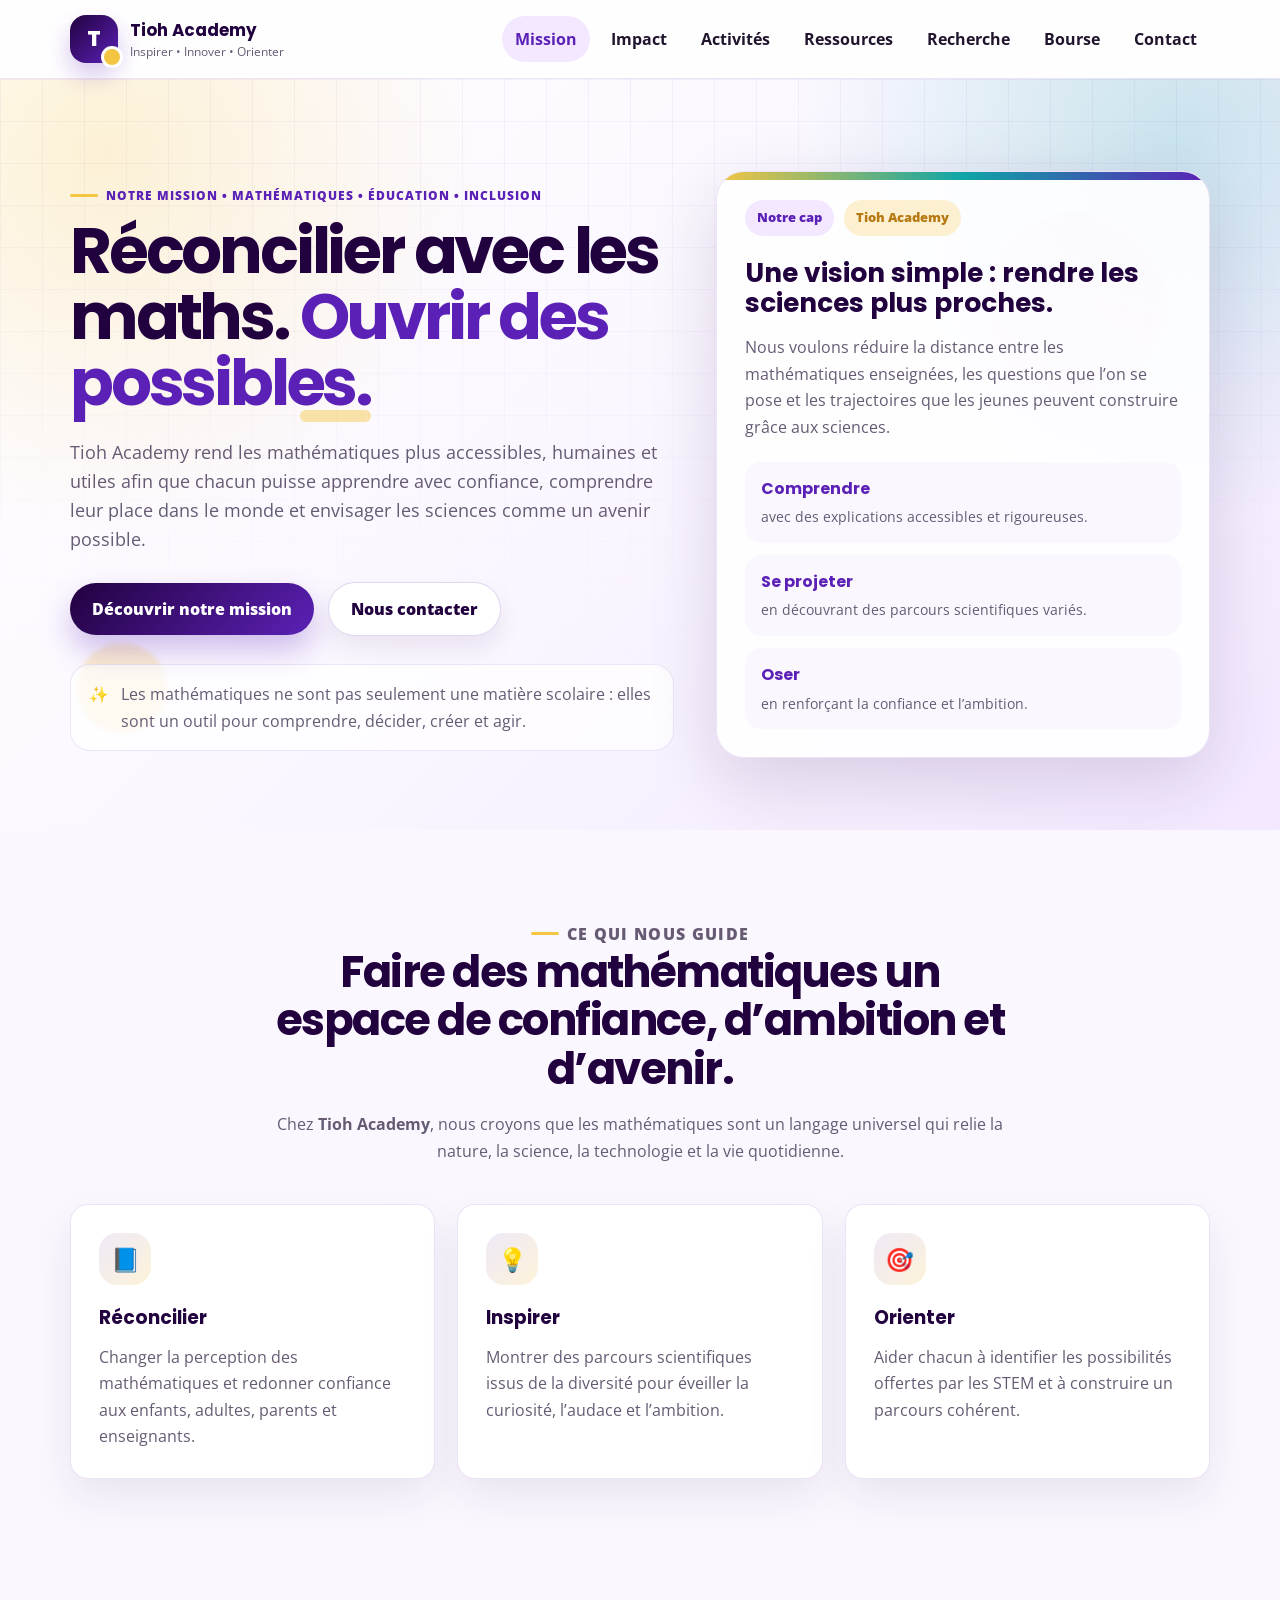
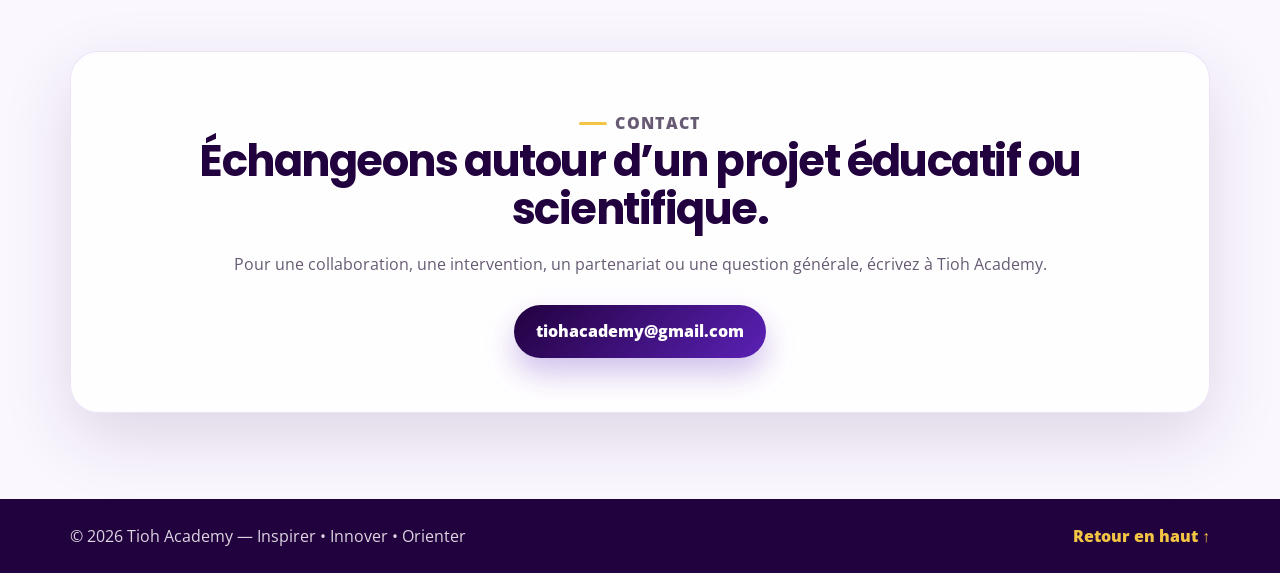
<file: index.html>
<!DOCTYPE html>
<html lang="fr">
<head>
  <meta charset="UTF-8" />
  <meta name="viewport" content="width=device-width, initial-scale=1.0" />
  <title>Mission — Tioh Academy</title>
  <meta name="description" content="Découvrez la mission de Tioh Academy : rendre les mathématiques accessibles, humaines et utiles, renforcer la confiance et ouvrir les parcours scientifiques." />
  <link rel="stylesheet" href="style.css" />
  <link rel="preconnect" href="https://fonts.googleapis.com">
  <link rel="preconnect" href="https://fonts.gstatic.com" crossorigin>
  <link href="https://fonts.googleapis.com/css2?family=Open+Sans:wght@400;600;700&family=Poppins:wght@500;600;700;800&display=swap" rel="stylesheet">
</head>
<body>
  <header class="site-header">
    <div class="container nav-wrap">
      <a class="brand" href="#missions" aria-label="Mission Tioh Academy">
        <span class="brand-mark">T</span>
        <span>
          <strong>Tioh Academy</strong>
          <small>Inspirer • Innover • Orienter</small>
        </span>
      </a>

      <button class="menu-toggle" aria-label="Ouvrir le menu" aria-expanded="false">☰</button>

      <nav class="main-nav" aria-label="Navigation principale">
        <a class="active" href="#missions">Mission</a>
        <a href="impact.html">Impact</a>
        <a href="activites.html">Activités</a>
        <a href="ressources.html">Ressources</a>
        <a href="recherche.html">Recherche</a>
        <a href="bourse.html">Bourse</a>
        <a href="#contact">Contact</a>
      </nav>
    </div>
  </header>

  <main>
    <section id="missions" class="hero">
      <div class="hero-shape hero-shape-one"></div>
      <div class="hero-shape hero-shape-two"></div>
      <div class="container hero-grid">
        <div class="hero-content reveal">
          <p class="eyebrow">Notre mission • Mathématiques • Éducation • Inclusion</p>
          <h1>Réconcilier avec les maths. <span>Ouvrir des possibles.</span></h1>
          <p class="hero-lead">
            Tioh Academy rend les mathématiques plus accessibles, humaines et utiles afin que chacun puisse
            apprendre avec confiance, comprendre leur place dans le monde et envisager les sciences comme un avenir possible.
          </p>
          <div class="hero-actions">
            <a class="btn btn-primary" href="#mission-principes">Découvrir notre mission</a>
            <a class="btn btn-secondary" href="#contact">Nous contacter</a>
          </div>
          <div class="hero-note">
            <span>✨</span>
            <p>Les mathématiques ne sont pas seulement une matière scolaire : elles sont un outil pour comprendre, décider, créer et agir.</p>
          </div>
        </div>

        <aside class="hero-panel reveal" aria-label="Vision de Tioh Academy">
          <div class="panel-top">
            <span class="badge">Notre cap</span>
            <span class="badge badge-gold">Tioh Academy</span>
          </div>
          <h2>Une vision simple : rendre les sciences plus proches.</h2>
          <p>
            Nous voulons réduire la distance entre les mathématiques enseignées, les questions que l’on se pose
            et les trajectoires que les jeunes peuvent construire grâce aux sciences.
          </p>
          <div class="mission-focus-list">
            <div><strong>Comprendre</strong><span>avec des explications accessibles et rigoureuses.</span></div>
            <div><strong>Se projeter</strong><span>en découvrant des parcours scientifiques variés.</span></div>
            <div><strong>Oser</strong><span>en renforçant la confiance et l’ambition.</span></div>
          </div>
        </aside>
      </div>
    </section>

    <section id="mission-principes" class="section mission-section">
      <div class="container">
        <div class="section-heading reveal">
          <p class="eyebrow">Ce qui nous guide</p>
          <h2>Faire des mathématiques un espace de confiance, d’ambition et d’avenir.</h2>
          <p>
            Chez <strong>Tioh Academy</strong>, nous croyons que les mathématiques sont un langage universel qui relie
            la nature, la science, la technologie et la vie quotidienne.
          </p>
        </div>

        <div class="cards three-cards">
          <article class="card reveal">
            <span class="icon">📘</span>
            <h3>Réconcilier</h3>
            <p>Changer la perception des mathématiques et redonner confiance aux enfants, adultes, parents et enseignants.</p>
          </article>
          <article class="card reveal">
            <span class="icon">💡</span>
            <h3>Inspirer</h3>
            <p>Montrer des parcours scientifiques issus de la diversité pour éveiller la curiosité, l’audace et l’ambition.</p>
          </article>
          <article class="card reveal">
            <span class="icon">🎯</span>
            <h3>Orienter</h3>
            <p>Aider chacun à identifier les possibilités offertes par les STEM et à construire un parcours cohérent.</p>
          </article>
        </div>
      </div>
    </section>

    <section id="contact" class="section contact-section">
      <div class="container contact-card reveal">
        <p class="eyebrow">Contact</p>
        <h2>Échangeons autour d’un projet éducatif ou scientifique.</h2>
        <p>Pour une collaboration, une intervention, un partenariat ou une question générale, écrivez à Tioh Academy.</p>
        <div class="contact-actions">
          <a class="btn btn-primary" href="mailto:tiohacademy@gmail.com">tiohacademy@gmail.com</a>
        </div>
      </div>
    </section>
  </main>

  <footer class="site-footer">
    <div class="container footer-grid">
      <p>© 2026 Tioh Academy — Inspirer • Innover • Orienter</p>
      <a href="#missions">Retour en haut ↑</a>
    </div>
  </footer>

  <script>
    const menuToggle = document.querySelector('.menu-toggle');
    const mainNav = document.querySelector('.main-nav');

    if (menuToggle && mainNav) {
      menuToggle.addEventListener('click', () => {
        const expanded = menuToggle.getAttribute('aria-expanded') === 'true';
        menuToggle.setAttribute('aria-expanded', String(!expanded));
        mainNav.classList.toggle('is-open');
      });

      document.querySelectorAll('.main-nav a').forEach(link => {
        link.addEventListener('click', () => {
          mainNav.classList.remove('is-open');
          menuToggle.setAttribute('aria-expanded', 'false');
        });
      });
    }

    const revealItems = document.querySelectorAll('.reveal');
    const observer = new IntersectionObserver(entries => {
      entries.forEach(entry => {
        if (entry.isIntersecting) entry.target.classList.add('is-visible');
      });
    }, { threshold: 0.12 });
    revealItems.forEach(item => observer.observe(item));
  </script>
</body>
</html>
</file>
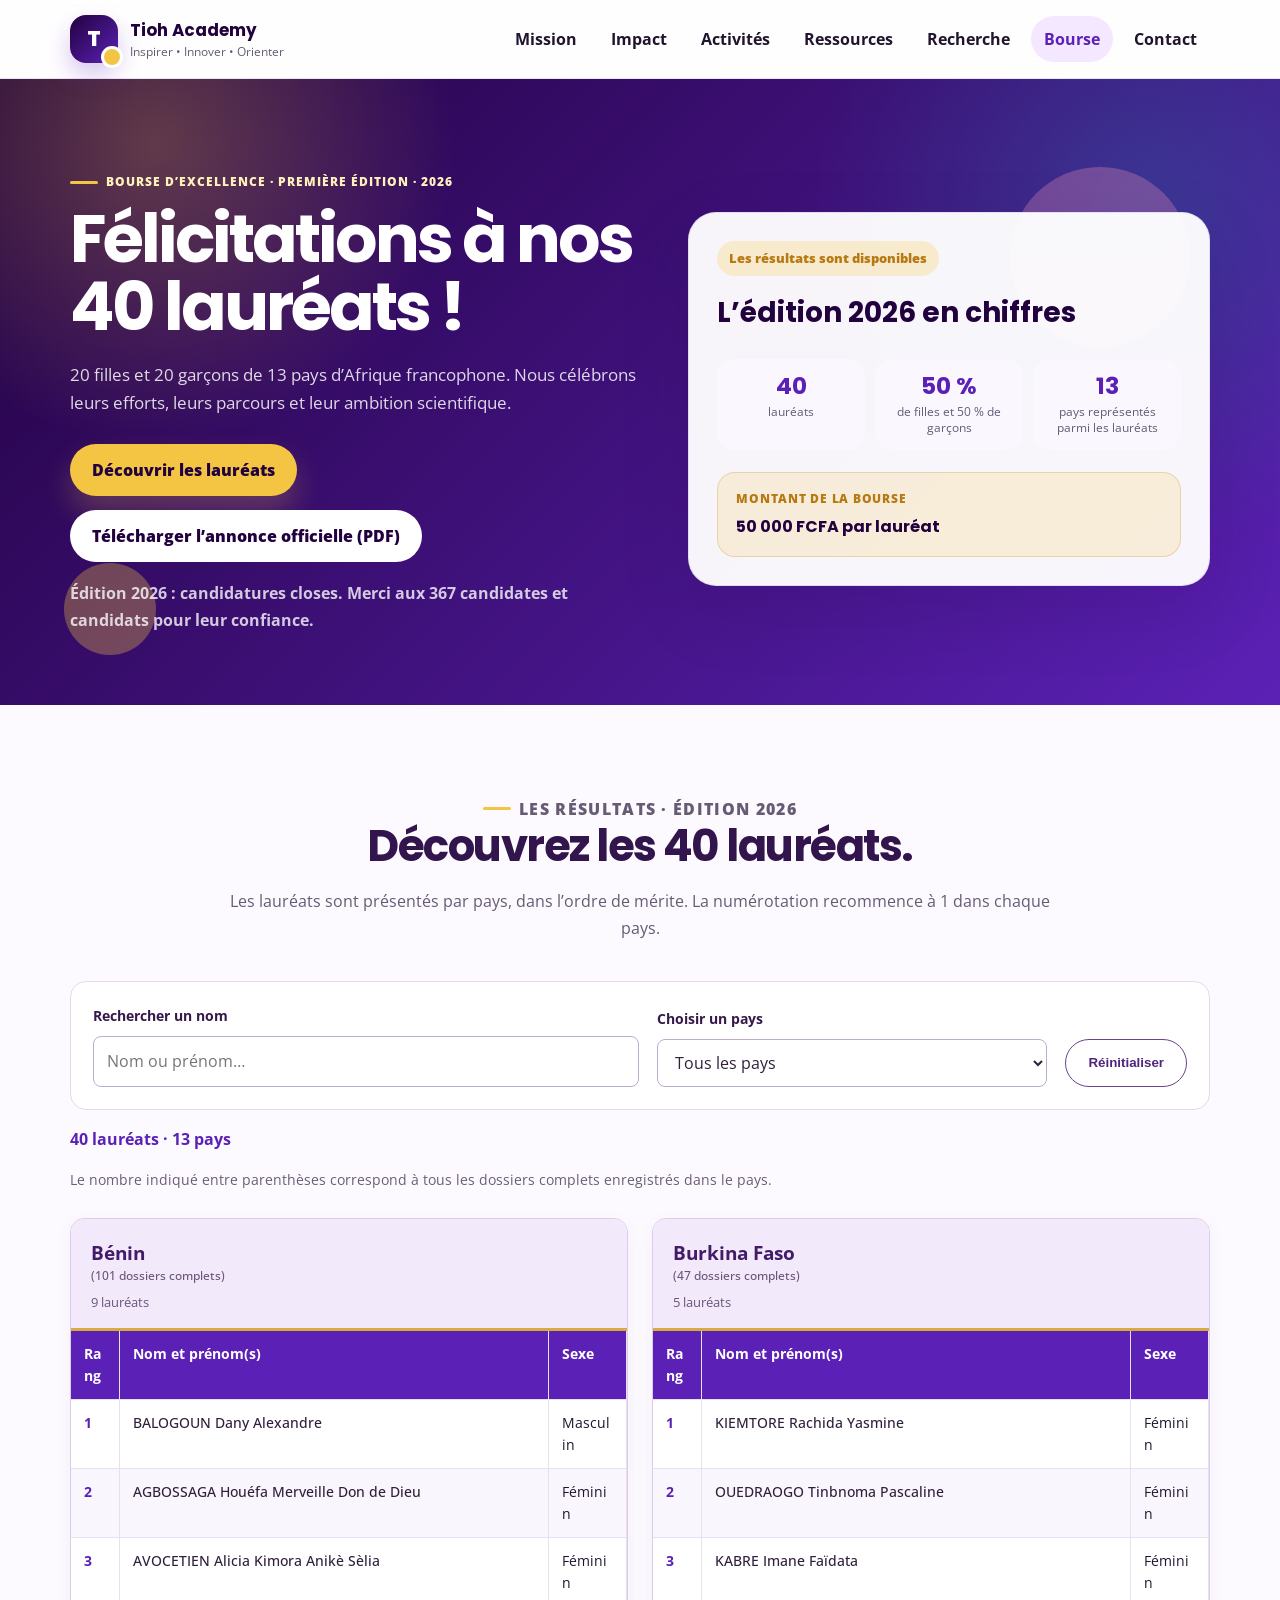
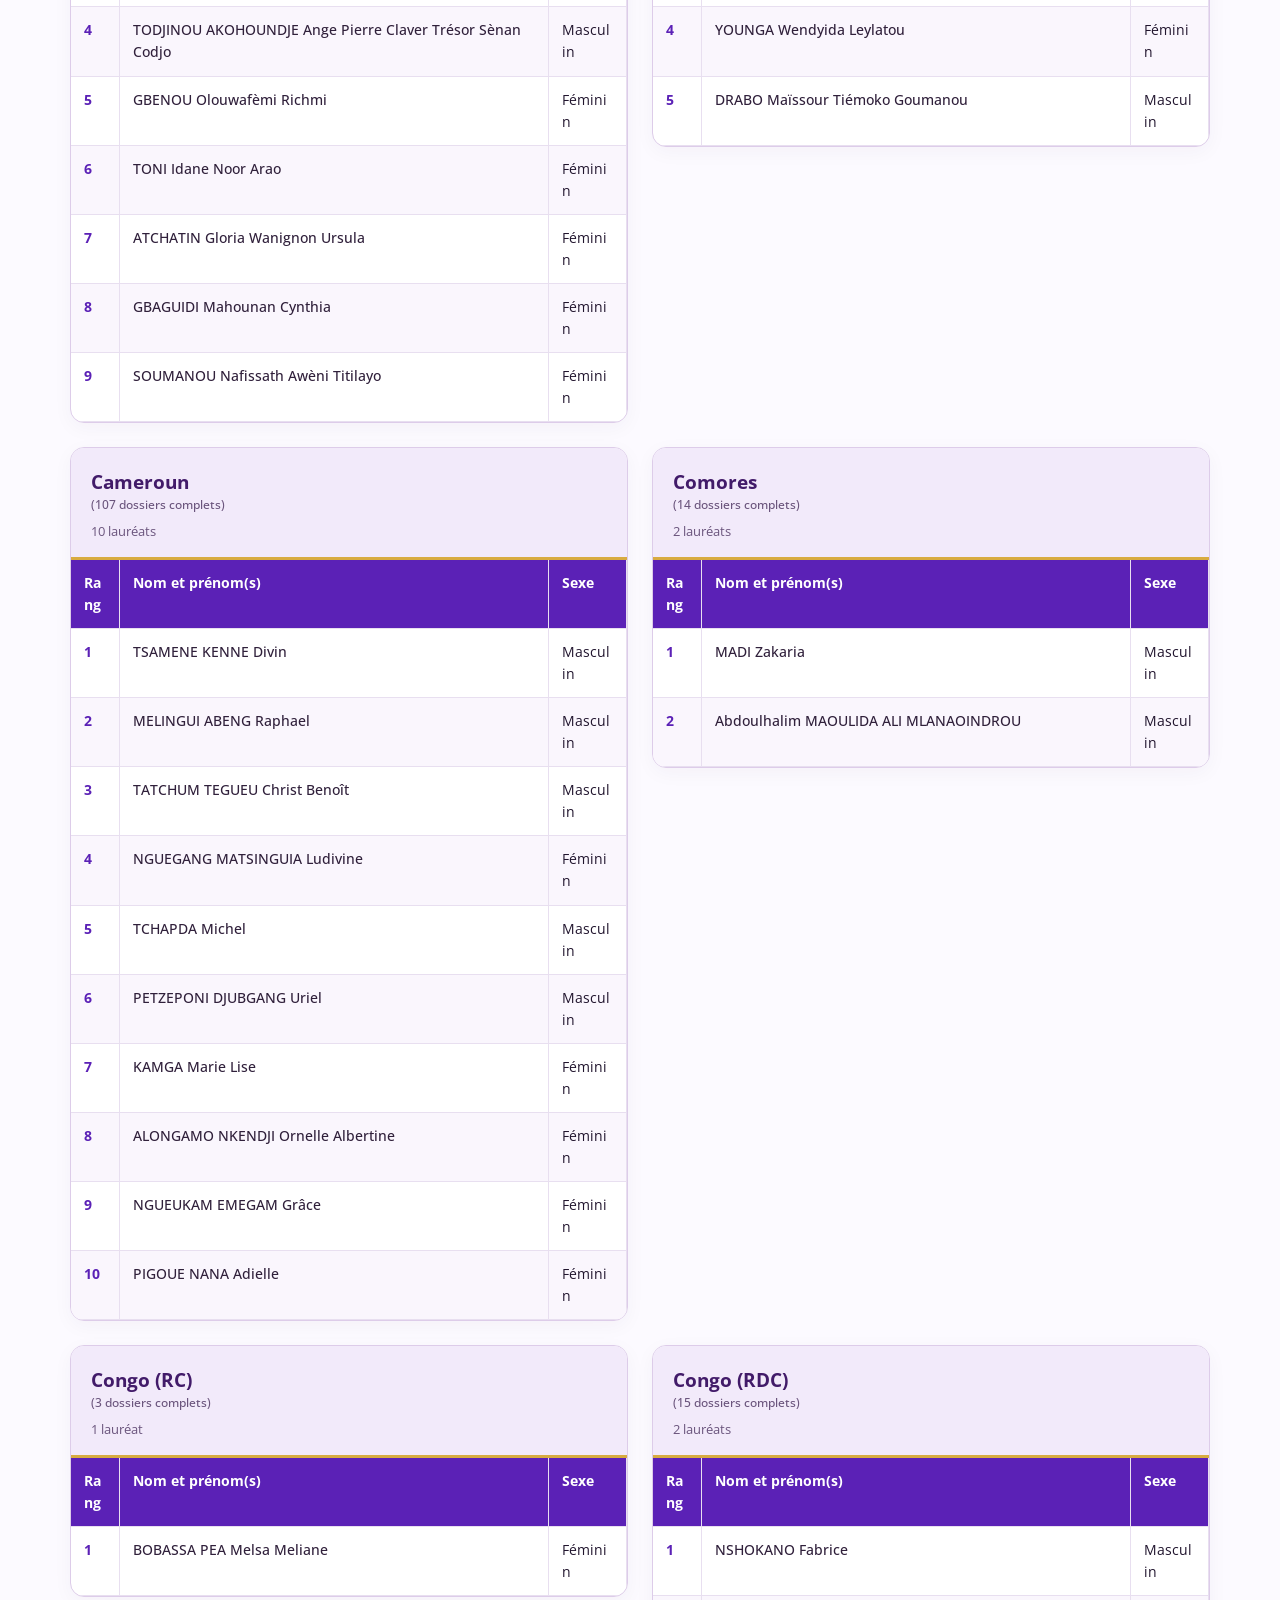
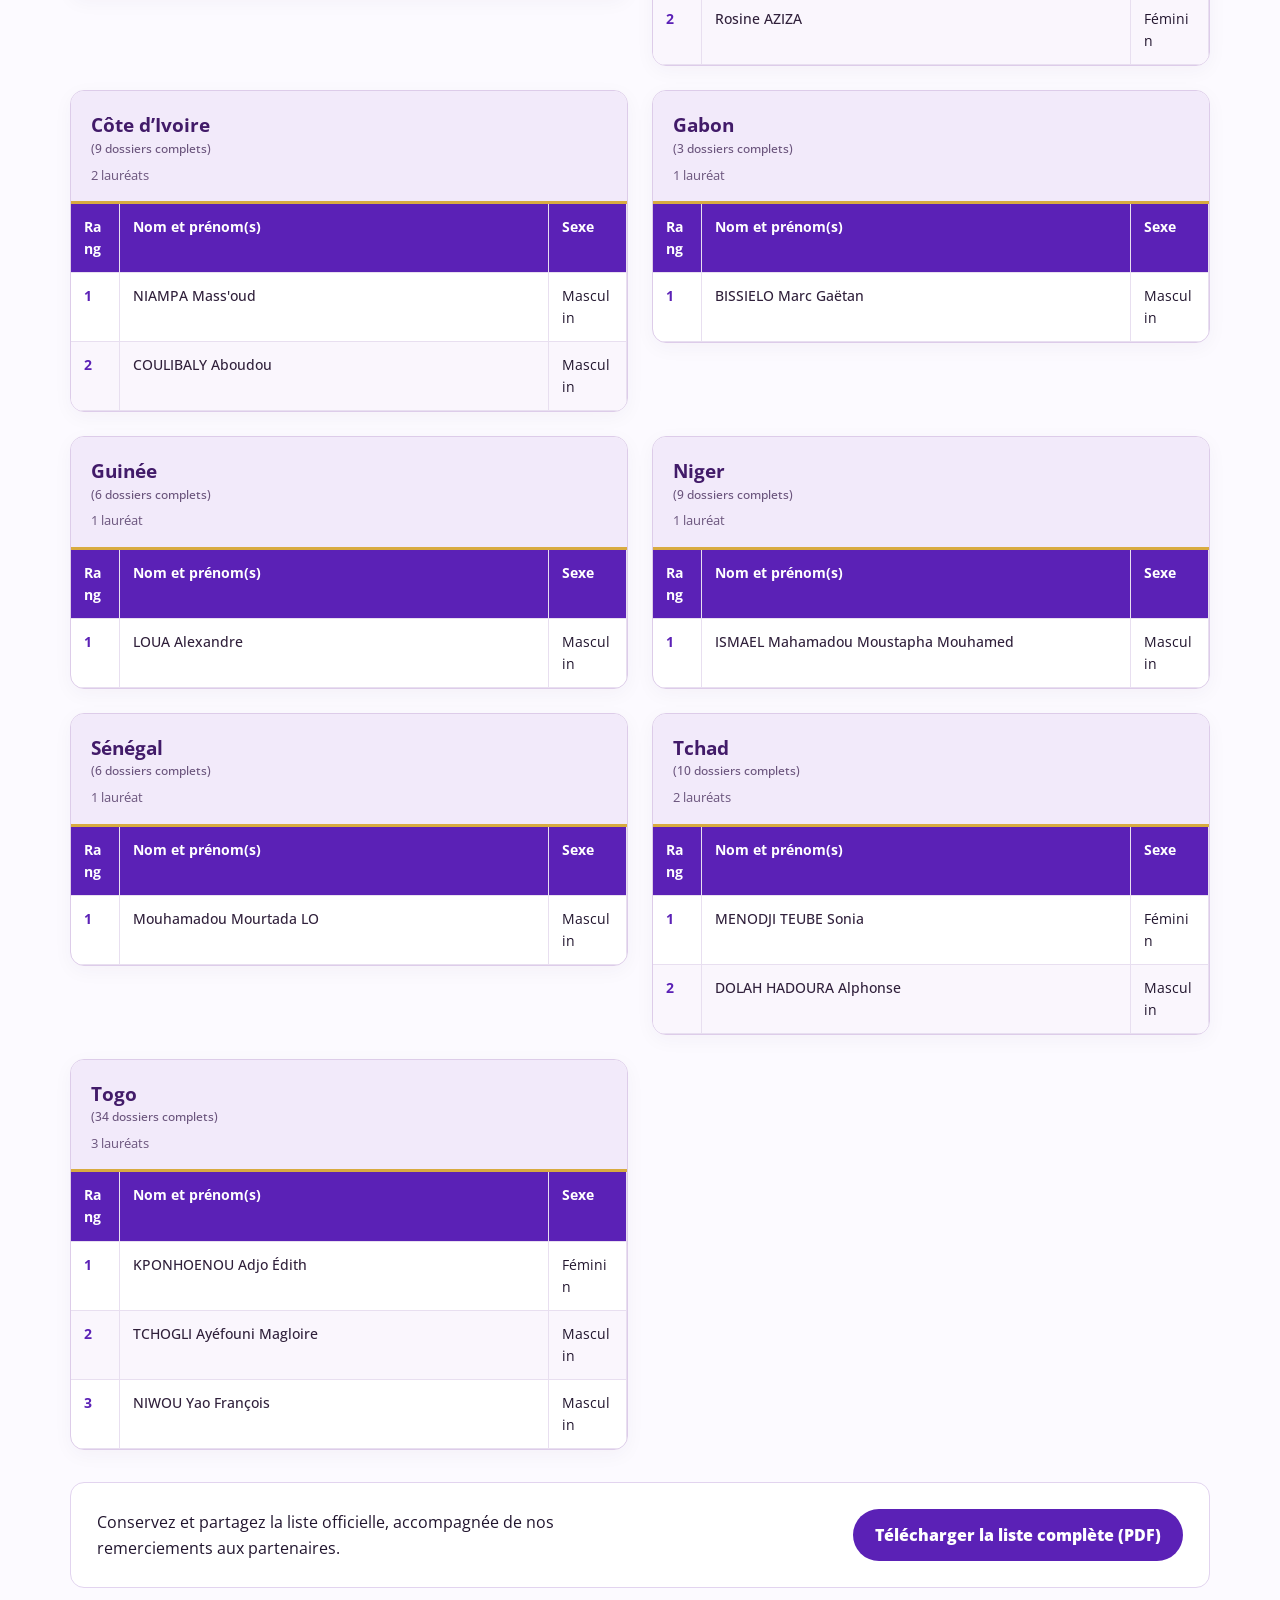
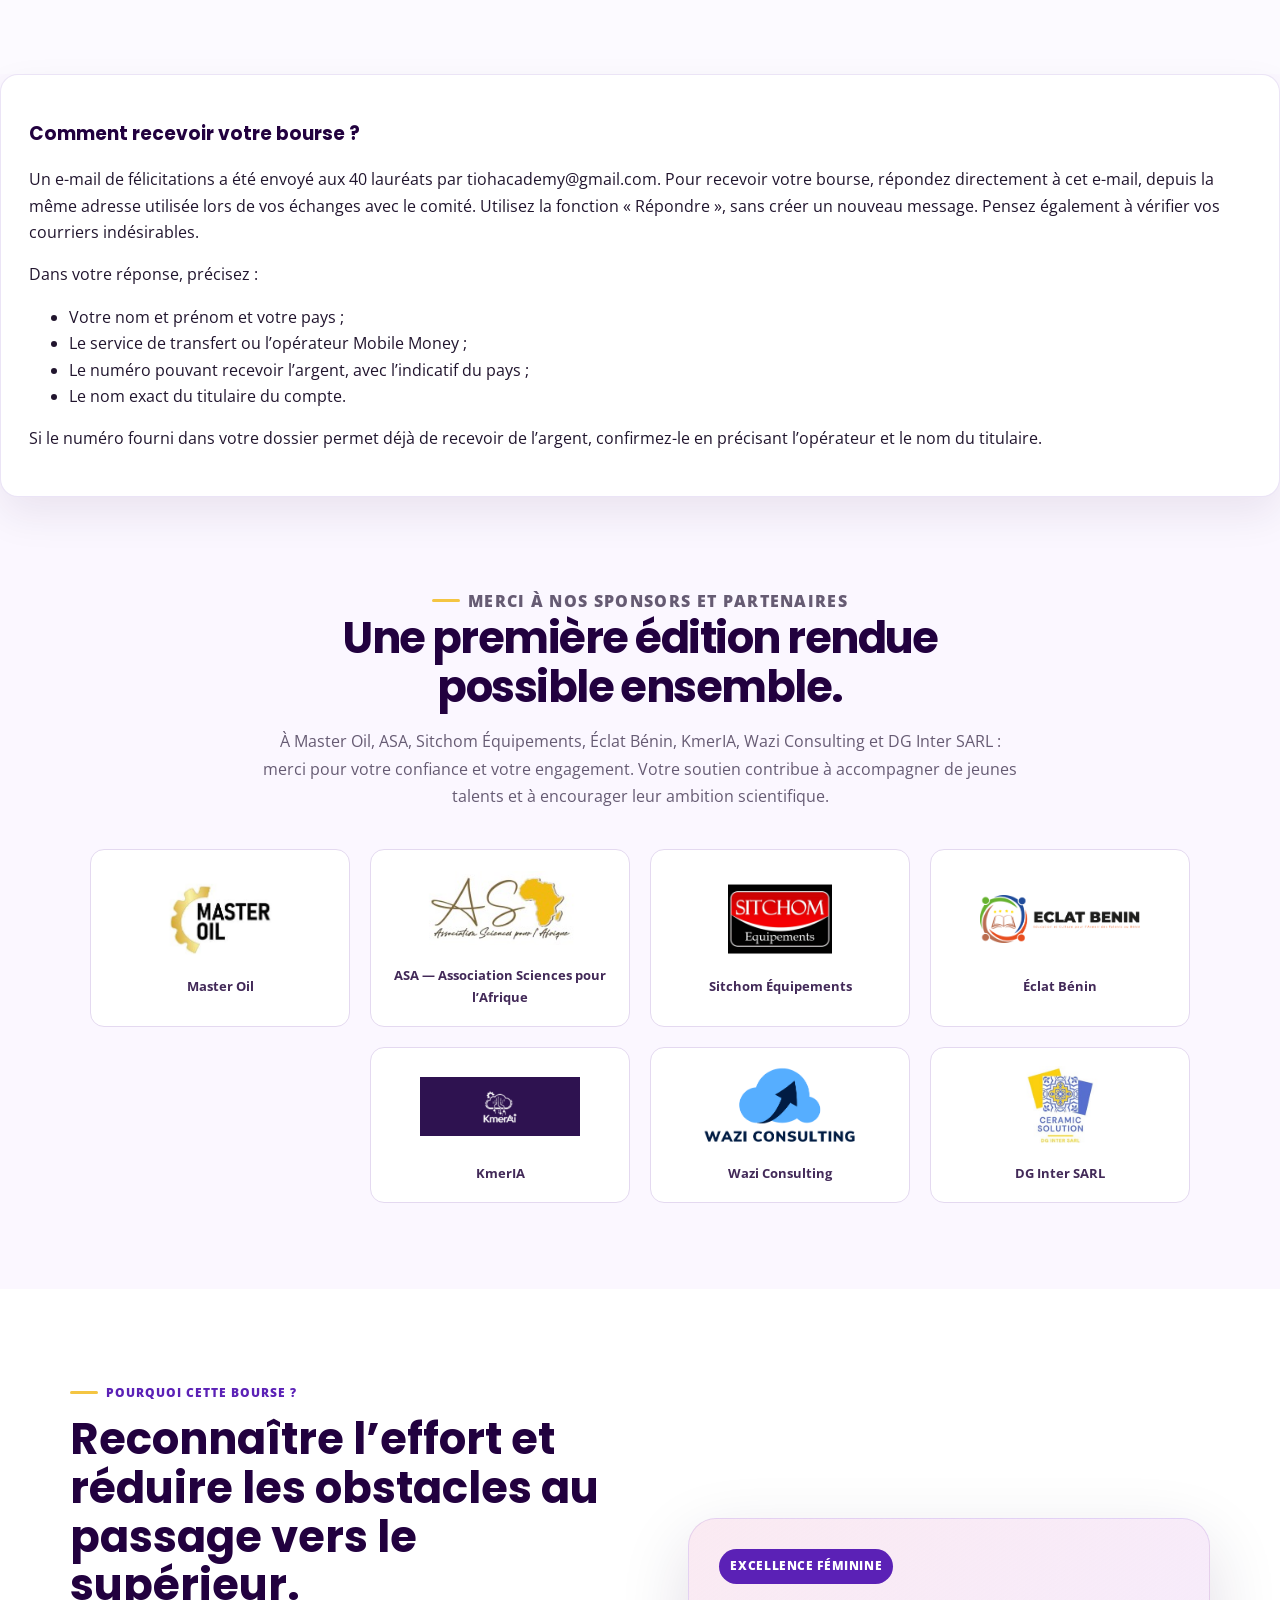
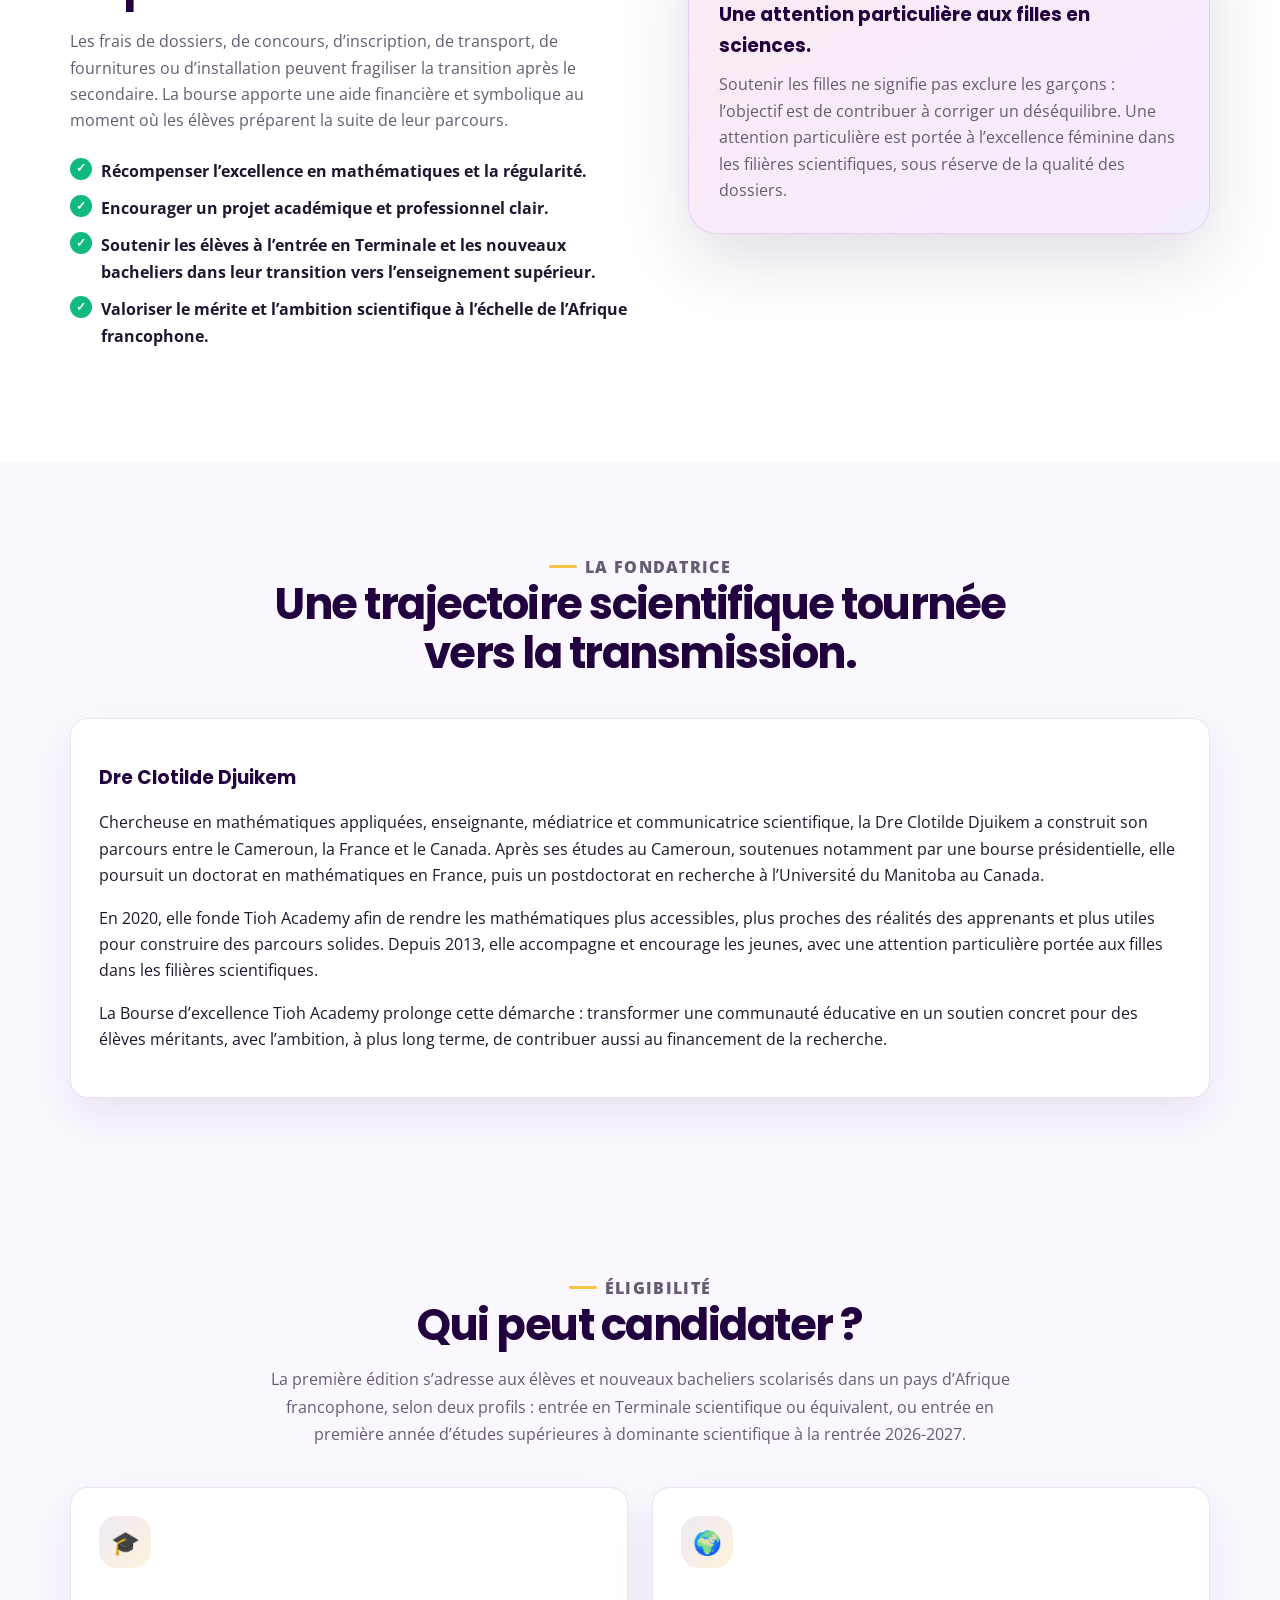
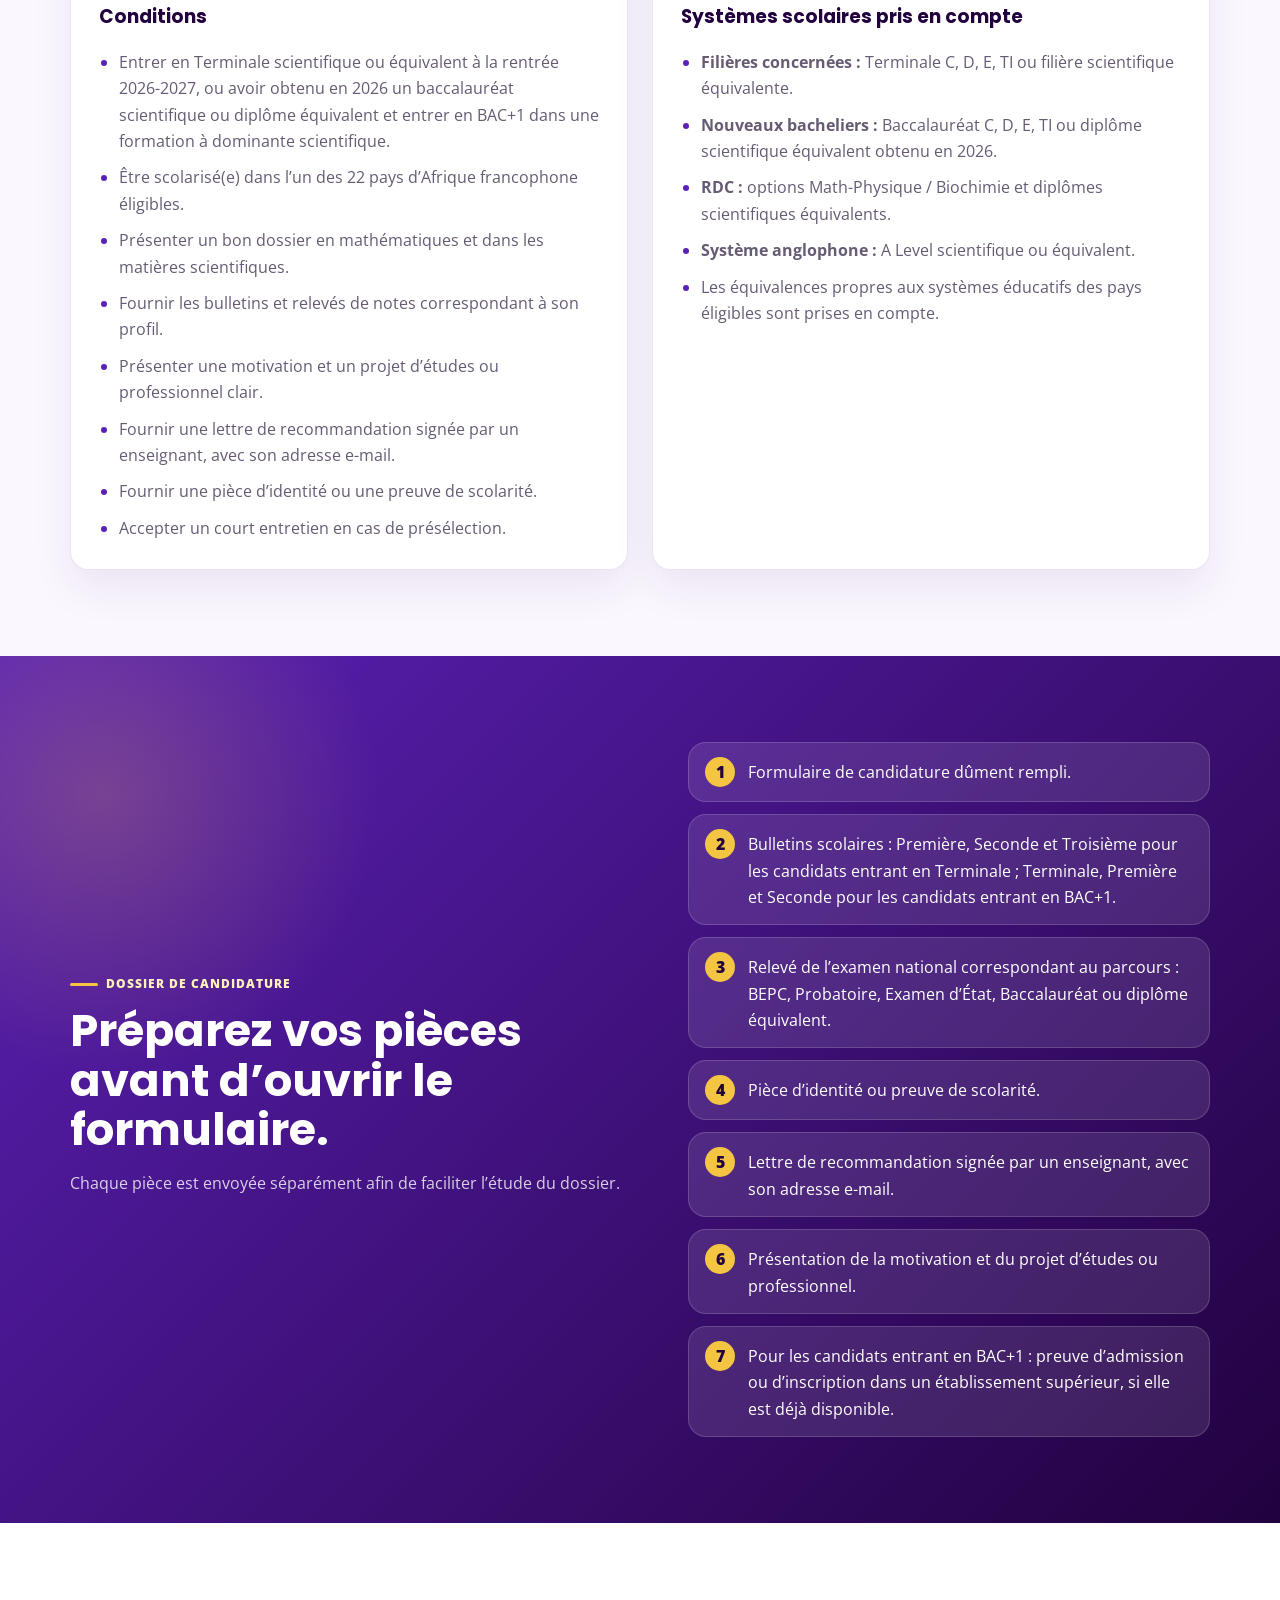
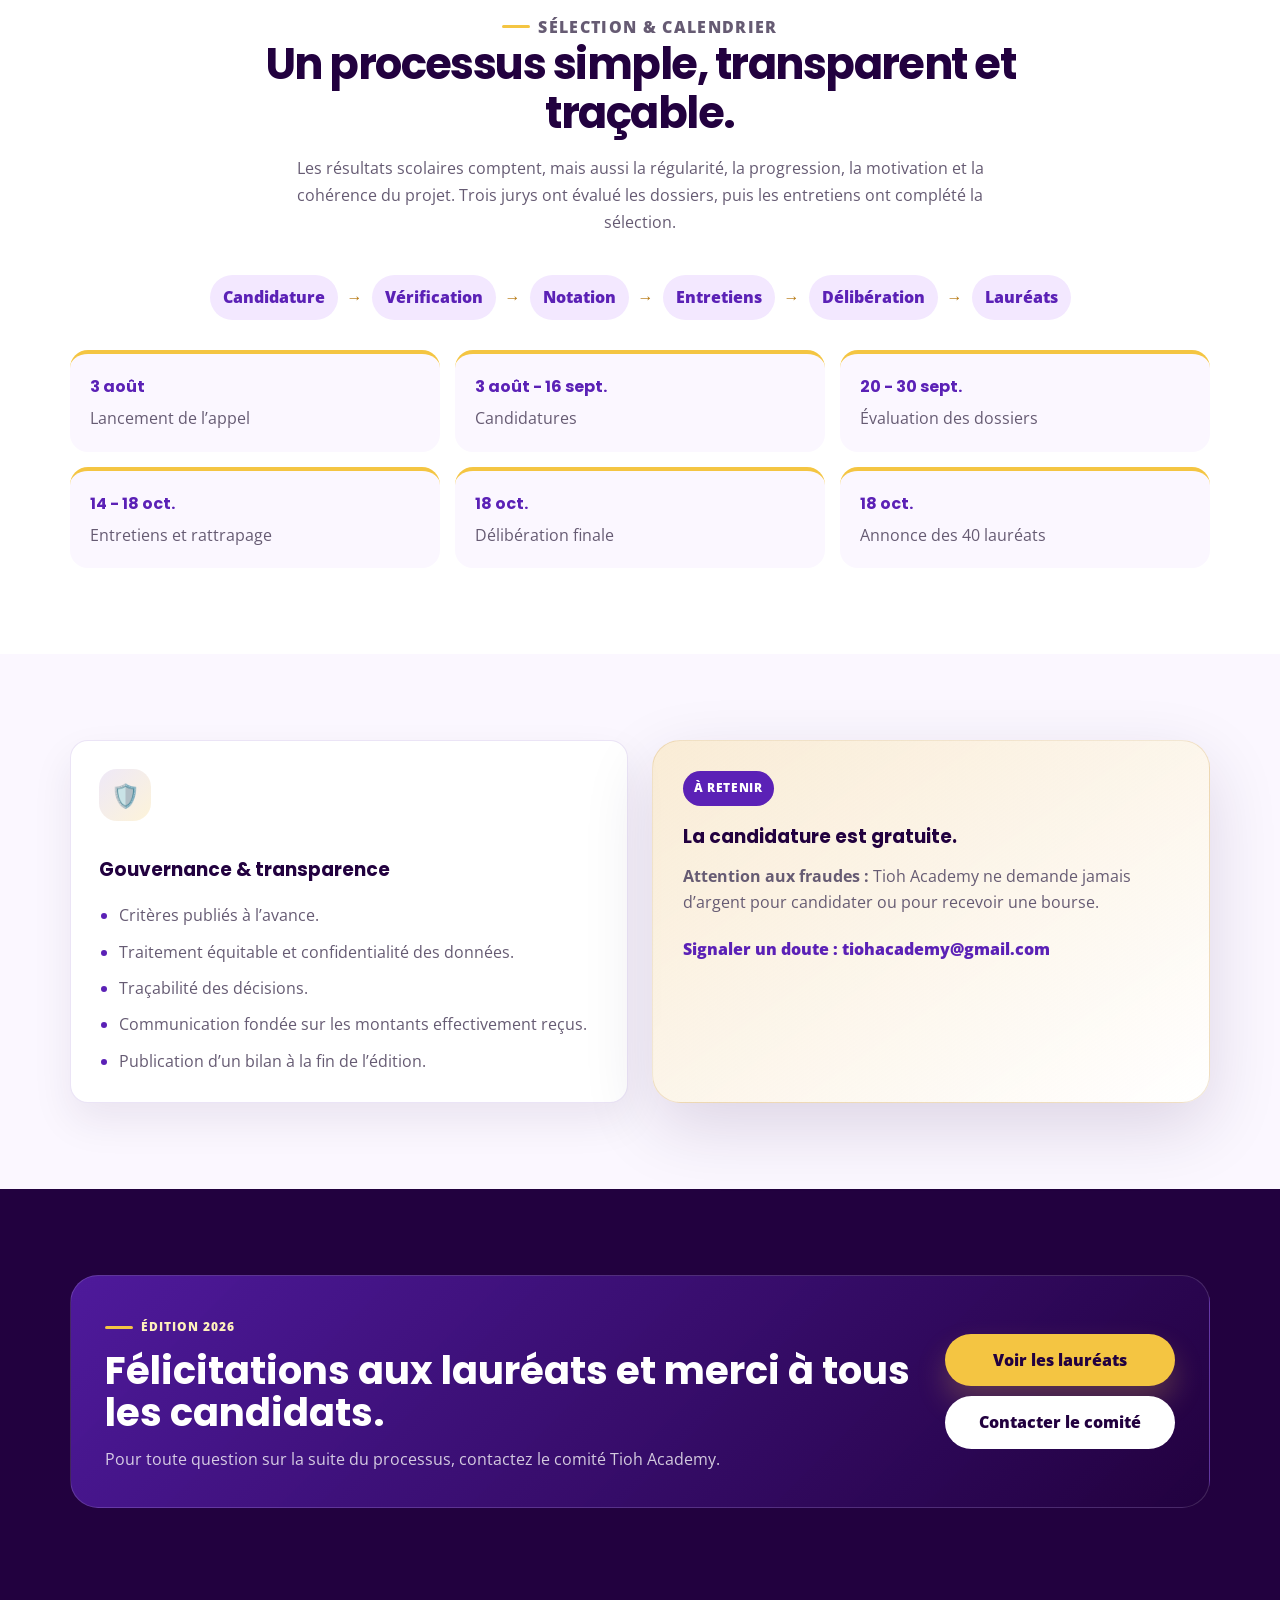
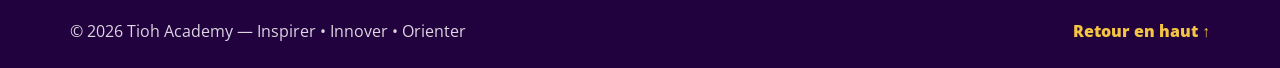
<file: bourse.html>
<!DOCTYPE html>
<html lang="fr">
<head>
  <meta charset="UTF-8" />
  <meta name="viewport" content="width=device-width, initial-scale=1.0" />
  <title>Les 40 lauréats 2026 — Bourse Tioh Academy</title>
  <meta name="description" content="Découvrez les 40 lauréats de la Bourse d’excellence Tioh Academy 2026 : 20 filles et 20 garçons de 13 pays. Liste par pays, partenaires et annonce officielle en PDF." />
  <link rel="stylesheet" href="style.css" />
  <style>
/* Résultats de la Bourse Tioh Academy 2026. Styles limités à cette page. */
html { scroll-behavior: smooth; scroll-padding-top: 110px; }
.laureats-section { background: #fcfaff; }
.laureats-section .section-heading { max-width: 850px; }
.laureats-section .section-heading h2 { color: #32154c; }
.laureats-tools { display: grid; grid-template-columns: minmax(0,1.4fr) minmax(180px,1fr) auto; gap: 18px; align-items: end; padding: 22px; background: #fff; border: 1px solid #e4d9f0; border-radius: 16px; margin: 28px 0 16px; }
.laureats-tools label { display: block; font-weight: 700; font-size: .9rem; margin-bottom: 8px; color: #35194b; }
.laureats-tools input,.laureats-tools select { width: 100%; min-height: 48px; padding: 11px 13px; border: 1px solid #bdabcd; border-radius: 8px; color: #30203b; background: #fff; font: inherit; box-sizing: border-box; }
.laureats-tools :is(input,select,button):focus-visible,.laureats-section a:focus-visible { outline: 3px solid #a67be3; outline-offset: 3px; }
.laureats-reset { min-height: 48px; border: 1px solid #69438d; background: #fff; color: #50267b; cursor: pointer; }
.laureats-result-count { color: #5b21b6; font-weight: 700; }
.laureats-explanation { color: #6b5c78; font-size: .9rem; margin-bottom: 26px; }
.laureats-countries { display: grid; grid-template-columns: repeat(2,minmax(0,1fr)); gap: 24px; align-items: start; }
.laureats-country { border: 1px solid #ddcce9; border-radius: 14px; background: #fff; overflow: hidden; box-shadow: 0 5px 20px rgba(53,24,84,.04); }
.laureats-country-heading { padding: 20px 20px 15px; background: #f2eafa; border-bottom: 3px solid #d8ab40; }
.laureats-country-heading h3 { margin: 0 0 6px; color: #421b69; font-size: 1.18rem; line-height: 1.5; }
.laureats-country-heading h3 span { display: block; color: #6b557d; font-size: .78rem; font-weight: 500; }
.laureats-country-heading p { margin: 0; font-size: .82rem; color: #6b557d; }
.laureats-table { width: 100%; border-collapse: collapse; table-layout: fixed; font-size: .86rem; }
.laureats-table thead { color: #fff; background: #5b21b6; }
.laureats-table :is(th,td) { text-align: left; padding: 12px 13px; vertical-align: top; border-right: 1px solid #e8dff0; border-bottom: 1px solid #e8dff0; line-height: 1.6; overflow-wrap: anywhere; }
.laureats-table thead th:first-child { width: 48px; }
.laureats-table thead th:last-child { width: 78px; }
.laureats-table tbody th { font-weight: 500; color: #30203b; }
.laureats-table tbody tr:nth-child(even) { background: #faf6fd; }
.laureat-rank { font-weight: 700; color: #5b21b6; }
.laureats-empty { padding: 28px; background: #fff; border: 1px solid #e4d9f0; border-radius: 12px; }
.laureats-download { margin-top: 32px; padding: 26px; border: 1px solid #e2d4ef; border-radius: 14px; background: #fff; display: flex; align-items: center; gap: 22px; justify-content: space-between; }
.laureats-download p { margin: 0; max-width: 520px; }
.laureats-download .btn { flex-shrink: 0; background: #5b21b6; color: #fff; }
.scholarship-sponsors-section .sponsors-grid { display: grid; grid-template-columns: repeat(4,minmax(0,1fr)); gap: 20px; align-items: stretch; }
.scholarship-sponsors-section .sponsor-logo { margin: 0; padding: 18px; display: flex; flex-direction: column; justify-content: center; align-items: center; gap: 16px; border: 1px solid #e4d9f0; border-radius: 14px; background: #fff; min-height: 156px; height: auto; }
.scholarship-sponsors-section .sponsor-logo img { object-fit: contain; max-width: 100%; width: 160px; height: 80px; }
.scholarship-sponsors-section figcaption { color: #422958; font-size: .84rem; font-weight: 700; text-align: center; }
.sr-only { position: absolute; width: 1px; height: 1px; padding: 0; margin: -1px; overflow: hidden; clip: rect(0,0,0,0); white-space: nowrap; border: 0; }
[hidden] { display: none !important; }
@media(max-width:960px) { .laureats-countries { grid-template-columns: 1fr; } .laureats-download { align-items: flex-start; flex-direction: column; } .laureats-tools { grid-template-columns: minmax(0,1fr) minmax(0,1fr); } .laureats-reset { grid-column: 1 / -1; } }
@media(max-width:600px) { .laureats-tools { grid-template-columns: 1fr; padding: 16px; gap: 15px; } .laureats-hero h1 { font-size: clamp(2rem,9vw,3rem); } .laureats-country-heading { padding: 16px; } .laureats-table { font-size: .79rem; } .laureats-table :is(th,td) { padding: 10px 8px; } .laureats-table thead th:first-child { width: 39px; } .laureats-table thead th:last-child { width: 66px; } .scholarship-sponsors-section .sponsors-grid { grid-template-columns: repeat(2,minmax(0,1fr)); gap: 12px; } .scholarship-sponsors-section .sponsor-logo { padding: 13px; min-height: 140px; } .laureats-download { padding: 20px; } .laureats-download .btn { width: 100%; text-align: center; white-space: normal; } }
@media(prefers-reduced-motion:reduce) { html { scroll-behavior:auto; } .reveal { transition: none; transform: none; opacity: 1; } }
@media print { .site-header,.site-footer,.laureats-tools,.laureats-download,.scholarship-page-hero~section:not(.laureats-section):not(.scholarship-sponsors-section) { display:none!important; } .laureats-countries { display:block; } .laureats-country { break-inside:avoid; margin-bottom:20px; box-shadow:none; } .reveal { opacity:1; transform:none; } }

  </style>
  <noscript><style>.reveal{opacity:1!important;transform:none!important}.laureats-tools{display:none!important}</style></noscript>
  <link rel="preconnect" href="https://fonts.googleapis.com">
  <link rel="preconnect" href="https://fonts.gstatic.com" crossorigin>
  <link href="https://fonts.googleapis.com/css2?family=Open+Sans:wght@400;600;700&family=Poppins:wght@500;600;700;800&display=swap" rel="stylesheet">
</head>
<body>
  <header class="site-header">
    <div class="container nav-wrap">
      <a class="brand" href="index.html#missions" aria-label="Mission Tioh Academy">
        <span class="brand-mark">T</span>
        <span>
          <strong>Tioh Academy</strong>
          <small>Inspirer • Innover • Orienter</small>
        </span>
      </a>

      <button class="menu-toggle" aria-label="Ouvrir le menu" aria-expanded="false">☰</button>

      <nav class="main-nav" aria-label="Navigation principale">
        <a href="index.html#missions">Mission</a>
        <a href="impact.html">Impact</a>
        <a href="activites.html">Activités</a>
        <a href="ressources.html">Ressources</a>
        <a href="recherche.html">Recherche</a>
        <a class="active" href="bourse.html">Bourse</a>
        <a href="index.html#contact">Contact</a>
      </nav>
    </div>
  </header>

  <main>
    <section class="scholarship-page-hero laureats-hero">
      <div class="scholarship-orb scholarship-orb-one" aria-hidden="true"></div>
      <div class="scholarship-orb scholarship-orb-two" aria-hidden="true"></div>
      <div class="container scholarship-page-grid">
        <div class="scholarship-page-copy">
          <p class="eyebrow light-text">Bourse d’excellence · Première édition · 2026</p>
          <h1>Félicitations à nos 40 lauréats !</h1>
          <p class="scholarship-page-lead">20 filles et 20 garçons de 13 pays d’Afrique francophone. Nous célébrons leurs efforts, leurs parcours et leur ambition scientifique.</p>
          <div class="scholarship-actions">
            <a class="btn btn-gold" href="#laureats">Découvrir les lauréats</a>
            <a class="btn btn-white" href="pdfs/Laureats_Bourse_Tioh_Academy_2026_Annonce_officielle.pdf" download>Télécharger l’annonce officielle (PDF)</a>
          </div>
          <p class="scholarship-free-note">Édition 2026 : candidatures closes. Merci aux 367 candidates et candidats pour leur confiance.</p>
        </div>
        <aside class="scholarship-card scholarship-summary-card" aria-label="Résultats de l’édition 2026">
          <span class="badge badge-gold">Les résultats sont disponibles</span>
          <h2>L’édition 2026 en chiffres</h2>
          <div class="scholarship-key-stats">
            <div><strong>40</strong><span>lauréats</span></div>
            <div><strong>50 %</strong><span>de filles et 50 % de garçons</span></div>
            <div><strong>13</strong><span>pays représentés parmi les lauréats</span></div>
          </div>
          <div class="scholarship-date-box"><span>Montant de la bourse</span><strong>50 000 FCFA par lauréat</strong></div>
        </aside>
      </div>
    </section>

    <section id="laureats" class="section laureats-section" aria-labelledby="laureats-title">
      <div class="container">
        <div class="section-heading"><p class="eyebrow">Les résultats · Édition 2026</p><h2 id="laureats-title">Découvrez les 40 lauréats.</h2><p>Les lauréats sont présentés par pays, dans l’ordre de mérite. La numérotation recommence à 1 dans chaque pays.</p></div>
        <div class="laureats-tools" role="search" aria-label="Rechercher un lauréat">
          <div><label for="laureat-search">Rechercher un nom</label><input id="laureat-search" type="search" placeholder="Nom ou prénom…" autocomplete="off"></div>
          <div><label for="laureat-country">Choisir un pays</label><select id="laureat-country"><option value="">Tous les pays</option><option value="Bénin">Bénin</option><option value="Burkina Faso">Burkina Faso</option><option value="Cameroun">Cameroun</option><option value="Comores">Comores</option><option value="Congo (RC)">Congo (RC)</option><option value="Congo (RDC)">Congo (RDC)</option><option value="Côte d’Ivoire">Côte d’Ivoire</option><option value="Gabon">Gabon</option><option value="Guinée">Guinée</option><option value="Niger">Niger</option><option value="Sénégal">Sénégal</option><option value="Tchad">Tchad</option><option value="Togo">Togo</option></select></div>
          <button id="laureat-reset" class="btn laureats-reset" type="button">Réinitialiser</button>
        </div>
        <p id="laureat-result-count" class="laureats-result-count" aria-live="polite" aria-atomic="true">40 lauréats · 13 pays</p>
        <p class="laureats-explanation">Le nombre indiqué entre parenthèses correspond à tous les dossiers complets enregistrés dans le pays.</p>
        <div class="laureats-countries"><article class="laureats-country" data-country="Bénin">
          <header class="laureats-country-heading"><h3>Bénin <span>(101 dossiers complets)</span></h3><p>9 lauréats</p></header>
          <div class="laureats-table-wrap"><table class="laureats-table"><caption class="sr-only">Lauréats de Bénin, dans l’ordre de mérite</caption><thead><tr><th scope="col">Rang</th><th scope="col">Nom et prénom(s)</th><th scope="col">Sexe</th></tr></thead><tbody><tr data-search="balogoun dany alexandre"><td class="laureat-rank">1</td><th scope="row" class="laureat-name">BALOGOUN Dany Alexandre</th><td>Masculin</td></tr><tr data-search="agbossaga houefa merveille don de dieu"><td class="laureat-rank">2</td><th scope="row" class="laureat-name">AGBOSSAGA Houéfa Merveille Don de Dieu</th><td>Féminin</td></tr><tr data-search="avocetien alicia kimora anike selia"><td class="laureat-rank">3</td><th scope="row" class="laureat-name">AVOCETIEN Alicia Kimora Anikè Sèlia</th><td>Féminin</td></tr><tr data-search="todjinou akohoundje ange pierre claver tresor senan codjo"><td class="laureat-rank">4</td><th scope="row" class="laureat-name">TODJINOU AKOHOUNDJE Ange Pierre Claver Trésor Sènan Codjo</th><td>Masculin</td></tr><tr data-search="gbenou olouwafemi richmi"><td class="laureat-rank">5</td><th scope="row" class="laureat-name">GBENOU Olouwafèmi Richmi</th><td>Féminin</td></tr><tr data-search="toni idane noor arao"><td class="laureat-rank">6</td><th scope="row" class="laureat-name">TONI Idane Noor Arao</th><td>Féminin</td></tr><tr data-search="atchatin gloria wanignon ursula"><td class="laureat-rank">7</td><th scope="row" class="laureat-name">ATCHATIN Gloria Wanignon Ursula</th><td>Féminin</td></tr><tr data-search="gbaguidi mahounan cynthia"><td class="laureat-rank">8</td><th scope="row" class="laureat-name">GBAGUIDI Mahounan Cynthia</th><td>Féminin</td></tr><tr data-search="soumanou nafissath aweni titilayo"><td class="laureat-rank">9</td><th scope="row" class="laureat-name">SOUMANOU Nafissath Awèni Titilayo</th><td>Féminin</td></tr></tbody></table></div>
        </article>
<article class="laureats-country" data-country="Burkina Faso">
          <header class="laureats-country-heading"><h3>Burkina Faso <span>(47 dossiers complets)</span></h3><p>5 lauréats</p></header>
          <div class="laureats-table-wrap"><table class="laureats-table"><caption class="sr-only">Lauréats de Burkina Faso, dans l’ordre de mérite</caption><thead><tr><th scope="col">Rang</th><th scope="col">Nom et prénom(s)</th><th scope="col">Sexe</th></tr></thead><tbody><tr data-search="kiemtore rachida yasmine"><td class="laureat-rank">1</td><th scope="row" class="laureat-name">KIEMTORE Rachida Yasmine</th><td>Féminin</td></tr><tr data-search="ouedraogo tinbnoma pascaline"><td class="laureat-rank">2</td><th scope="row" class="laureat-name">OUEDRAOGO Tinbnoma Pascaline</th><td>Féminin</td></tr><tr data-search="kabre imane faidata"><td class="laureat-rank">3</td><th scope="row" class="laureat-name">KABRE Imane Faïdata</th><td>Féminin</td></tr><tr data-search="younga wendyida leylatou"><td class="laureat-rank">4</td><th scope="row" class="laureat-name">YOUNGA Wendyida Leylatou</th><td>Féminin</td></tr><tr data-search="drabo maissour tiemoko goumanou"><td class="laureat-rank">5</td><th scope="row" class="laureat-name">DRABO Maïssour Tiémoko Goumanou</th><td>Masculin</td></tr></tbody></table></div>
        </article>
<article class="laureats-country" data-country="Cameroun">
          <header class="laureats-country-heading"><h3>Cameroun <span>(107 dossiers complets)</span></h3><p>10 lauréats</p></header>
          <div class="laureats-table-wrap"><table class="laureats-table"><caption class="sr-only">Lauréats de Cameroun, dans l’ordre de mérite</caption><thead><tr><th scope="col">Rang</th><th scope="col">Nom et prénom(s)</th><th scope="col">Sexe</th></tr></thead><tbody><tr data-search="tsamene kenne divin"><td class="laureat-rank">1</td><th scope="row" class="laureat-name">TSAMENE KENNE Divin</th><td>Masculin</td></tr><tr data-search="melingui abeng raphael"><td class="laureat-rank">2</td><th scope="row" class="laureat-name">MELINGUI ABENG Raphael</th><td>Masculin</td></tr><tr data-search="tatchum tegueu christ benoit"><td class="laureat-rank">3</td><th scope="row" class="laureat-name">TATCHUM TEGUEU Christ Benoît</th><td>Masculin</td></tr><tr data-search="nguegang matsinguia ludivine"><td class="laureat-rank">4</td><th scope="row" class="laureat-name">NGUEGANG MATSINGUIA Ludivine</th><td>Féminin</td></tr><tr data-search="tchapda michel"><td class="laureat-rank">5</td><th scope="row" class="laureat-name">TCHAPDA Michel</th><td>Masculin</td></tr><tr data-search="petzeponi djubgang uriel"><td class="laureat-rank">6</td><th scope="row" class="laureat-name">PETZEPONI DJUBGANG Uriel</th><td>Masculin</td></tr><tr data-search="kamga marie lise"><td class="laureat-rank">7</td><th scope="row" class="laureat-name">KAMGA Marie Lise</th><td>Féminin</td></tr><tr data-search="alongamo nkendji ornelle albertine"><td class="laureat-rank">8</td><th scope="row" class="laureat-name">ALONGAMO NKENDJI Ornelle Albertine</th><td>Féminin</td></tr><tr data-search="ngueukam emegam grace"><td class="laureat-rank">9</td><th scope="row" class="laureat-name">NGUEUKAM EMEGAM Grâce</th><td>Féminin</td></tr><tr data-search="pigoue nana adielle"><td class="laureat-rank">10</td><th scope="row" class="laureat-name">PIGOUE NANA Adielle</th><td>Féminin</td></tr></tbody></table></div>
        </article>
<article class="laureats-country" data-country="Comores">
          <header class="laureats-country-heading"><h3>Comores <span>(14 dossiers complets)</span></h3><p>2 lauréats</p></header>
          <div class="laureats-table-wrap"><table class="laureats-table"><caption class="sr-only">Lauréats de Comores, dans l’ordre de mérite</caption><thead><tr><th scope="col">Rang</th><th scope="col">Nom et prénom(s)</th><th scope="col">Sexe</th></tr></thead><tbody><tr data-search="madi zakaria"><td class="laureat-rank">1</td><th scope="row" class="laureat-name">MADI Zakaria</th><td>Masculin</td></tr><tr data-search="abdoulhalim maoulida ali mlanaoindrou"><td class="laureat-rank">2</td><th scope="row" class="laureat-name">Abdoulhalim MAOULIDA ALI MLANAOINDROU</th><td>Masculin</td></tr></tbody></table></div>
        </article>
<article class="laureats-country" data-country="Congo (RC)">
          <header class="laureats-country-heading"><h3>Congo (RC) <span>(3 dossiers complets)</span></h3><p>1 lauréat</p></header>
          <div class="laureats-table-wrap"><table class="laureats-table"><caption class="sr-only">Lauréats de Congo (RC), dans l’ordre de mérite</caption><thead><tr><th scope="col">Rang</th><th scope="col">Nom et prénom(s)</th><th scope="col">Sexe</th></tr></thead><tbody><tr data-search="bobassa pea melsa meliane"><td class="laureat-rank">1</td><th scope="row" class="laureat-name">BOBASSA PEA Melsa Meliane</th><td>Féminin</td></tr></tbody></table></div>
        </article>
<article class="laureats-country" data-country="Congo (RDC)">
          <header class="laureats-country-heading"><h3>Congo (RDC) <span>(15 dossiers complets)</span></h3><p>2 lauréats</p></header>
          <div class="laureats-table-wrap"><table class="laureats-table"><caption class="sr-only">Lauréats de Congo (RDC), dans l’ordre de mérite</caption><thead><tr><th scope="col">Rang</th><th scope="col">Nom et prénom(s)</th><th scope="col">Sexe</th></tr></thead><tbody><tr data-search="nshokano fabrice"><td class="laureat-rank">1</td><th scope="row" class="laureat-name">NSHOKANO Fabrice</th><td>Masculin</td></tr><tr data-search="rosine aziza"><td class="laureat-rank">2</td><th scope="row" class="laureat-name">Rosine AZIZA</th><td>Féminin</td></tr></tbody></table></div>
        </article>
<article class="laureats-country" data-country="Côte d’Ivoire">
          <header class="laureats-country-heading"><h3>Côte d’Ivoire <span>(9 dossiers complets)</span></h3><p>2 lauréats</p></header>
          <div class="laureats-table-wrap"><table class="laureats-table"><caption class="sr-only">Lauréats de Côte d’Ivoire, dans l’ordre de mérite</caption><thead><tr><th scope="col">Rang</th><th scope="col">Nom et prénom(s)</th><th scope="col">Sexe</th></tr></thead><tbody><tr data-search="niampa mass&#x27;oud"><td class="laureat-rank">1</td><th scope="row" class="laureat-name">NIAMPA Mass&#x27;oud</th><td>Masculin</td></tr><tr data-search="coulibaly aboudou"><td class="laureat-rank">2</td><th scope="row" class="laureat-name">COULIBALY Aboudou</th><td>Masculin</td></tr></tbody></table></div>
        </article>
<article class="laureats-country" data-country="Gabon">
          <header class="laureats-country-heading"><h3>Gabon <span>(3 dossiers complets)</span></h3><p>1 lauréat</p></header>
          <div class="laureats-table-wrap"><table class="laureats-table"><caption class="sr-only">Lauréats de Gabon, dans l’ordre de mérite</caption><thead><tr><th scope="col">Rang</th><th scope="col">Nom et prénom(s)</th><th scope="col">Sexe</th></tr></thead><tbody><tr data-search="bissielo marc gaetan"><td class="laureat-rank">1</td><th scope="row" class="laureat-name">BISSIELO Marc Gaëtan</th><td>Masculin</td></tr></tbody></table></div>
        </article>
<article class="laureats-country" data-country="Guinée">
          <header class="laureats-country-heading"><h3>Guinée <span>(6 dossiers complets)</span></h3><p>1 lauréat</p></header>
          <div class="laureats-table-wrap"><table class="laureats-table"><caption class="sr-only">Lauréats de Guinée, dans l’ordre de mérite</caption><thead><tr><th scope="col">Rang</th><th scope="col">Nom et prénom(s)</th><th scope="col">Sexe</th></tr></thead><tbody><tr data-search="loua alexandre"><td class="laureat-rank">1</td><th scope="row" class="laureat-name">LOUA Alexandre</th><td>Masculin</td></tr></tbody></table></div>
        </article>
<article class="laureats-country" data-country="Niger">
          <header class="laureats-country-heading"><h3>Niger <span>(9 dossiers complets)</span></h3><p>1 lauréat</p></header>
          <div class="laureats-table-wrap"><table class="laureats-table"><caption class="sr-only">Lauréats de Niger, dans l’ordre de mérite</caption><thead><tr><th scope="col">Rang</th><th scope="col">Nom et prénom(s)</th><th scope="col">Sexe</th></tr></thead><tbody><tr data-search="ismael mahamadou moustapha mouhamed"><td class="laureat-rank">1</td><th scope="row" class="laureat-name">ISMAEL Mahamadou Moustapha Mouhamed</th><td>Masculin</td></tr></tbody></table></div>
        </article>
<article class="laureats-country" data-country="Sénégal">
          <header class="laureats-country-heading"><h3>Sénégal <span>(6 dossiers complets)</span></h3><p>1 lauréat</p></header>
          <div class="laureats-table-wrap"><table class="laureats-table"><caption class="sr-only">Lauréats de Sénégal, dans l’ordre de mérite</caption><thead><tr><th scope="col">Rang</th><th scope="col">Nom et prénom(s)</th><th scope="col">Sexe</th></tr></thead><tbody><tr data-search="mouhamadou mourtada lo"><td class="laureat-rank">1</td><th scope="row" class="laureat-name">Mouhamadou Mourtada LO</th><td>Masculin</td></tr></tbody></table></div>
        </article>
<article class="laureats-country" data-country="Tchad">
          <header class="laureats-country-heading"><h3>Tchad <span>(10 dossiers complets)</span></h3><p>2 lauréats</p></header>
          <div class="laureats-table-wrap"><table class="laureats-table"><caption class="sr-only">Lauréats de Tchad, dans l’ordre de mérite</caption><thead><tr><th scope="col">Rang</th><th scope="col">Nom et prénom(s)</th><th scope="col">Sexe</th></tr></thead><tbody><tr data-search="menodji teube sonia"><td class="laureat-rank">1</td><th scope="row" class="laureat-name">MENODJI TEUBE Sonia</th><td>Féminin</td></tr><tr data-search="dolah hadoura alphonse"><td class="laureat-rank">2</td><th scope="row" class="laureat-name">DOLAH HADOURA Alphonse</th><td>Masculin</td></tr></tbody></table></div>
        </article>
<article class="laureats-country" data-country="Togo">
          <header class="laureats-country-heading"><h3>Togo <span>(34 dossiers complets)</span></h3><p>3 lauréats</p></header>
          <div class="laureats-table-wrap"><table class="laureats-table"><caption class="sr-only">Lauréats de Togo, dans l’ordre de mérite</caption><thead><tr><th scope="col">Rang</th><th scope="col">Nom et prénom(s)</th><th scope="col">Sexe</th></tr></thead><tbody><tr data-search="kponhoenou adjo edith"><td class="laureat-rank">1</td><th scope="row" class="laureat-name">KPONHOENOU Adjo Édith</th><td>Féminin</td></tr><tr data-search="tchogli ayefouni magloire"><td class="laureat-rank">2</td><th scope="row" class="laureat-name">TCHOGLI Ayéfouni Magloire</th><td>Masculin</td></tr><tr data-search="niwou yao francois"><td class="laureat-rank">3</td><th scope="row" class="laureat-name">NIWOU Yao François</th><td>Masculin</td></tr></tbody></table></div>
        </article></div>
        <p id="laureat-empty" class="laureats-empty" hidden>Aucun lauréat ne correspond à votre recherche. Vérifiez le nom ou réinitialisez les filtres.</p>
        <div class="laureats-download"><p>Conservez et partagez la liste officielle, accompagnée de nos remerciements aux partenaires.</p><a class="btn btn-purple" href="pdfs/Laureats_Bourse_Tioh_Academy_2026_Annonce_officielle.pdf" download>Télécharger la liste complète (PDF)</a></div>
      </div>
    </section>

<section class="scholarship-info-card" id="versement-bourse">
  <h3>Comment recevoir votre bourse ?</h3>

  <p>
    Un e-mail de félicitations a été envoyé aux 40 lauréats par tiohacademy@gmail.com. Pour recevoir votre bourse, répondez directement à cet e-mail, depuis la même adresse utilisée lors de vos échanges avec le comité. Utilisez la fonction « Répondre », sans créer un nouveau message. Pensez également à vérifier vos courriers indésirables.
  </p>

  <p>Dans votre réponse, précisez :</p>
  <ul>
    <li>Votre nom et prénom et votre pays ;</li>
    <li>Le service de transfert ou l’opérateur Mobile Money ;</li>
    <li>Le numéro pouvant recevoir l’argent, avec l’indicatif du pays ;</li>
    <li>Le nom exact du titulaire du compte.</li>
  </ul>

  <p>
    Si le numéro fourni dans votre dossier permet déjà de recevoir de
    l’argent, confirmez-le en précisant l’opérateur et le nom du titulaire.
  </p>
</section>   
    
    <section class="section scholarship-sponsors-section">
     
  <div class="container">

    <div class="section-heading reveal">
      <p class="eyebrow">Merci à nos sponsors et partenaires</p>

      <h2>Une première édition rendue possible ensemble.</h2>

      <p>
        À Master Oil, ASA, Sitchom Équipements, Éclat Bénin, KmerIA, Wazi Consulting et DG Inter SARL : merci pour votre confiance et votre engagement. Votre soutien contribue à accompagner de jeunes talents et à encourager leur ambition scientifique.
      </p>
    </div>

    <div class="sponsors-grid reveal">

      <figure class="sponsor-logo"><img src="images/sponsors/master_oil.png" alt="Master Oil" loading="lazy" decoding="async"><figcaption>Master Oil</figcaption></figure>

      <figure class="sponsor-logo"><img src="images/sponsors/asa.png" alt="ASA — Association Sciences pour l’Afrique" loading="lazy" decoding="async"><figcaption>ASA — Association Sciences pour l’Afrique</figcaption></figure>

      <figure class="sponsor-logo"><img src="images/sponsors/sitchom.png" alt="Sitchom Équipements" loading="lazy" decoding="async"><figcaption>Sitchom Équipements</figcaption></figure>

      <figure class="sponsor-logo"><img src="images/sponsors/eclat_benin.png" alt="Éclat Bénin" loading="lazy" decoding="async"><figcaption>Éclat Bénin</figcaption></figure>

      <figure class="sponsor-logo"><img src="images/sponsors/kamer_ia_dark.png" alt="KmerIA" loading="lazy" decoding="async"><figcaption>KmerIA</figcaption></figure>

      <figure class="sponsor-logo"><img src="images/sponsors/wazi.png" alt="Wazi Consulting" loading="lazy" decoding="async"><figcaption>Wazi Consulting</figcaption></figure>

      <figure class="sponsor-logo"><img src="images/sponsors/dg_inter.png" alt="DG Inter SARL" loading="lazy" decoding="async"><figcaption>DG Inter SARL</figcaption></figure>

    </div>

  </div>
</section>

    <section class="section scholarship-intro-section">
      <div class="container scholarship-content-grid">
        <div class="scholarship-story reveal">
          <p class="eyebrow">Pourquoi cette bourse ?</p>
          <h2>Reconnaître l’effort et réduire les obstacles au passage vers le supérieur.</h2>
          <p>
            Les frais de dossiers, de concours, d’inscription, de transport, de fournitures ou d’installation
            peuvent fragiliser la transition après le secondaire. La bourse apporte une aide financière et symbolique
            au moment où les élèves préparent la suite de leur parcours.
          </p>
          <ul class="check-list scholarship-check-list">
            <li>Récompenser l’excellence en mathématiques et la régularité.</li>
            <li>Encourager un projet académique et professionnel clair.</li>
            <li>Soutenir les élèves à l’entrée en Terminale et les nouveaux bacheliers dans leur transition vers l’enseignement supérieur.</li>
            <li>Valoriser le mérite et l’ambition scientifique à l’échelle de l’Afrique francophone.</li>
          </ul>
        </div>
        <aside class="female-excellence-card reveal">
          <span class="scholarship-card-kicker">Excellence féminine</span>
          <h3>Une attention particulière aux filles en sciences.</h3>
          <p>
            Soutenir les filles ne signifie pas exclure les garçons : l’objectif est de contribuer à corriger un déséquilibre.
            Une attention particulière est portée à l’excellence féminine dans les filières scientifiques,
            sous réserve de la qualité des dossiers.
          </p>
        </aside>
      </div>
    </section>

    <section class="section scholarship-founder-section">
      <div class="container">
        <div class="section-heading reveal">
          <p class="eyebrow">La fondatrice</p>
          <h2>Une trajectoire scientifique tournée vers la transmission.</h2>
        </div>

        <article class="scholarship-info-card reveal">
          <h3>Dre Clotilde Djuikem</h3>
          <p>
            Chercheuse en mathématiques appliquées, enseignante, médiatrice et communicatrice scientifique,
            la Dre Clotilde Djuikem a construit son parcours entre le Cameroun, la France et le Canada.
            Après ses études au Cameroun, soutenues notamment par une bourse présidentielle, elle poursuit
            un doctorat en mathématiques en France, puis un postdoctorat en recherche à l’Université du Manitoba au Canada.
          </p>
          <p>
            En 2020, elle fonde Tioh Academy afin de rendre les mathématiques plus accessibles, plus proches
            des réalités des apprenants et plus utiles pour construire des parcours solides. Depuis 2013,
            elle accompagne et encourage les jeunes, avec une attention particulière portée aux filles dans les filières scientifiques.
          </p>
          <p>
            La Bourse d’excellence Tioh Academy prolonge cette démarche : transformer une communauté éducative
            en un soutien concret pour des élèves méritants, avec l’ambition, à plus long terme, de contribuer aussi au financement de la recherche.
          </p>
        </article>
      </div>
    </section>

    <section class="section scholarship-eligibility-section">
      <div class="container">
        <div class="section-heading reveal">
          <p class="eyebrow">Éligibilité</p>
          <h2>Qui peut candidater ?</h2>
          <p>La première édition s’adresse aux élèves et nouveaux bacheliers scolarisés dans un pays d’Afrique francophone, selon deux profils : entrée en Terminale scientifique ou équivalent, ou entrée en première année d’études supérieures à dominante scientifique à la rentrée 2026-2027.</p>
        </div>

        <div class="scholarship-two-columns">
          <article class="scholarship-info-card reveal">
            <span class="icon">🎓</span>
            <h3>Conditions</h3>
            <ul class="scholarship-list">
              <li>Entrer en Terminale scientifique ou équivalent à la rentrée 2026-2027, ou avoir obtenu en 2026 un baccalauréat scientifique ou diplôme équivalent et entrer en BAC+1 dans une formation à dominante scientifique.</li>
              <li>Être scolarisé(e) dans l’un des 22 pays d’Afrique francophone éligibles.</li>
              <li>Présenter un bon dossier en mathématiques et dans les matières scientifiques.</li>
              <li>Fournir les bulletins et relevés de notes correspondant à son profil.</li>
              <li>Présenter une motivation et un projet d’études ou professionnel clair.</li>
              <li>Fournir une lettre de recommandation signée par un enseignant, avec son adresse e-mail.</li>
              <li>Fournir une pièce d’identité ou une preuve de scolarité.</li>
              <li>Accepter un court entretien en cas de présélection.</li>
            </ul>
          </article>

          <article class="scholarship-info-card reveal">
            <span class="icon">🌍</span>
            <h3>Systèmes scolaires pris en compte</h3>
            <ul class="scholarship-list">
              <li><strong>Filières concernées :</strong> Terminale C, D, E, TI ou filière scientifique équivalente.</li>
              <li><strong>Nouveaux bacheliers :</strong> Baccalauréat C, D, E, TI ou diplôme scientifique équivalent obtenu en 2026.</li>
              <li><strong>RDC :</strong> options Math-Physique / Biochimie et diplômes scientifiques équivalents.</li>
              <li><strong>Système anglophone :</strong> A Level scientifique ou équivalent.</li>
              <li>Les équivalences propres aux systèmes éducatifs des pays éligibles sont prises en compte.</li>
            </ul>
          </article>
        </div>
      </div>
    </section>

    <section class="section scholarship-application-section">
      <div class="container scholarship-application-grid">
        <div class="reveal">
          <p class="eyebrow light-text">Dossier de candidature</p>
          <h2>Préparez vos pièces avant d’ouvrir le formulaire.</h2>
          <p>Chaque pièce est envoyée séparément afin de faciliter l’étude du dossier.</p>
        </div>
        <div class="application-docs reveal">
          <article><span>1</span><p>Formulaire de candidature dûment rempli.</p></article>
          <article><span>2</span><p>Bulletins scolaires : Première, Seconde et Troisième pour les candidats entrant en Terminale ; Terminale, Première et Seconde pour les candidats entrant en BAC+1.</p></article>
          <article><span>3</span><p>Relevé de l’examen national correspondant au parcours : BEPC, Probatoire, Examen d’État, Baccalauréat ou diplôme équivalent.</p></article>
          <article><span>4</span><p>Pièce d’identité ou preuve de scolarité.</p></article>
          <article><span>5</span><p>Lettre de recommandation signée par un enseignant, avec son adresse e-mail.</p></article>
          <article><span>6</span><p>Présentation de la motivation et du projet d’études ou professionnel.</p></article>
          <article><span>7</span><p>Pour les candidats entrant en BAC+1 : preuve d’admission ou d’inscription dans un établissement supérieur, si elle est déjà disponible.</p></article>
        </div>
      </div>
    </section>

    <section class="section scholarship-selection-section">
      <div class="container">
        <div class="section-heading reveal">
          <p class="eyebrow">Sélection & calendrier</p>
          <h2>Un processus simple, transparent et traçable.</h2>
          <p>
            Les résultats scolaires comptent, mais aussi la régularité, la progression, la motivation et la cohérence du projet.
            Trois jurys ont évalué les dossiers, puis les entretiens ont complété la sélection.
          </p>
        </div>

        <div class="scholarship-process reveal" aria-label="Processus de sélection">
          <span>Candidature</span><i>→</i><span>Vérification</span><i>→</i><span>Notation</span><i>→</i><span>Entretiens</span><i>→</i><span>Délibération</span><i>→</i><span>Lauréats</span>
        </div>

        <div class="scholarship-calendar reveal">
          <div><strong>3 août</strong><span>Lancement de l’appel</span></div>
          <div><strong>3 août - 16 sept.</strong><span>Candidatures</span></div>
          <div><strong>20 - 30 sept.</strong><span>Évaluation des dossiers</span></div>
          <div><strong>14 - 18 oct.</strong><span>Entretiens et rattrapage</span></div>
          <div><strong>18 oct.</strong><span>Délibération finale</span></div>
          <div><strong>18 oct.</strong><span>Annonce des 40 lauréats</span></div>
        </div>
      </div>
    </section>

    <section class="section scholarship-governance-section">
      <div class="container scholarship-two-columns">
        <article class="scholarship-info-card reveal">
          <span class="icon">🛡️</span>
          <h3>Gouvernance & transparence</h3>
          <ul class="scholarship-list">
            <li>Critères publiés à l’avance.</li>
            <li>Traitement équitable et confidentialité des données.</li>
            <li>Traçabilité des décisions.</li>
            <li>Communication fondée sur les montants effectivement reçus.</li>
            <li>Publication d’un bilan à la fin de l’édition.</li>
          </ul>
        </article>

        <article class="fraud-warning-card reveal">
          <span class="scholarship-card-kicker">À retenir</span>
          <h3>La candidature est gratuite.</h3>
          <p><strong>Attention aux fraudes :</strong> Tioh Academy ne demande jamais d’argent pour candidater ou pour recevoir une bourse.</p>
          <a href="mailto:tiohacademy@gmail.com">Signaler un doute : tiohacademy@gmail.com</a>
        </article>
      </div>
    </section>

    <section class="section scholarship-final-cta"><div class="container scholarship-final-card"><div><p class="eyebrow light-text">Édition 2026</p><h2>Félicitations aux lauréats et merci à tous les candidats.</h2><p>Pour toute question sur la suite du processus, contactez le comité Tioh Academy.</p></div><div class="scholarship-final-actions"><a class="btn btn-gold" href="#laureats">Voir les lauréats</a><a class="btn btn-white" href="mailto:tiohacademy@gmail.com">Contacter le comité</a></div></div></section>

  </main>

  <footer class="site-footer">
    <div class="container footer-grid">
      <p>© 2026 Tioh Academy — Inspirer • Innover • Orienter</p>
      <a href="#" onclick="window.scrollTo({top: 0, behavior: 'smooth'}); return false;">Retour en haut ↑</a>
    </div>
  </footer>

  <script>
    const menuToggle = document.querySelector('.menu-toggle');
    const mainNav = document.querySelector('.main-nav');
    if (menuToggle && mainNav) {
      menuToggle.addEventListener('click', () => {
        const expanded = menuToggle.getAttribute('aria-expanded') === 'true';
        menuToggle.setAttribute('aria-expanded', String(!expanded));
        mainNav.classList.toggle('is-open');
      });
      document.querySelectorAll('.main-nav a').forEach(link => {
        link.addEventListener('click', () => {
          mainNav.classList.remove('is-open');
          menuToggle.setAttribute('aria-expanded', 'false');
        });
      });
    }

    const revealItems = document.querySelectorAll('.reveal');
    const observer = 'IntersectionObserver' in window ? new IntersectionObserver(entries => {
      entries.forEach(entry => {
        if (entry.isIntersecting) entry.target.classList.add('is-visible');
      });
    }, { threshold: 0.12 }) : null;
    revealItems.forEach(item => observer ? observer.observe(item) : item.classList.add('is-visible'));
  </script>
  <script>
(() => {
  const search = document.getElementById('laureat-search');
  const select = document.getElementById('laureat-country');
  const reset = document.getElementById('laureat-reset');
  const counter = document.getElementById('laureat-result-count');
  const empty = document.getElementById('laureat-empty');
  const cards = Array.from(document.querySelectorAll('.laureats-country'));
  const normalize = value => value.normalize('NFD').replace(/[\u0300-\u036f]/g, '').toLowerCase().trim();
  function filter() {
    const query = normalize(search.value);
    let total = 0, countries = 0;
    cards.forEach(card => {
      const countryMatches = !select.value || card.dataset.country === select.value;
      let visible = 0;
      card.querySelectorAll('tbody tr').forEach(row => {
        const match = countryMatches && (!query || normalize(row.querySelector('.laureat-name').textContent).includes(query));
        row.hidden = !match;
        if (match) visible++;
      });
      card.hidden = visible === 0;
      if (visible) { total += visible; countries++; }
    });
    counter.textContent = `${total} ${total === 1 ? 'lauréat' : 'lauréats'} · ${countries} pays`;
    empty.hidden = total !== 0;
  }
  search.addEventListener('input', filter);
  select.addEventListener('change', filter);
  reset.addEventListener('click', () => { search.value = ''; select.value = ''; filter(); search.focus(); });
})();

  </script>
</body>
</html>
</file>
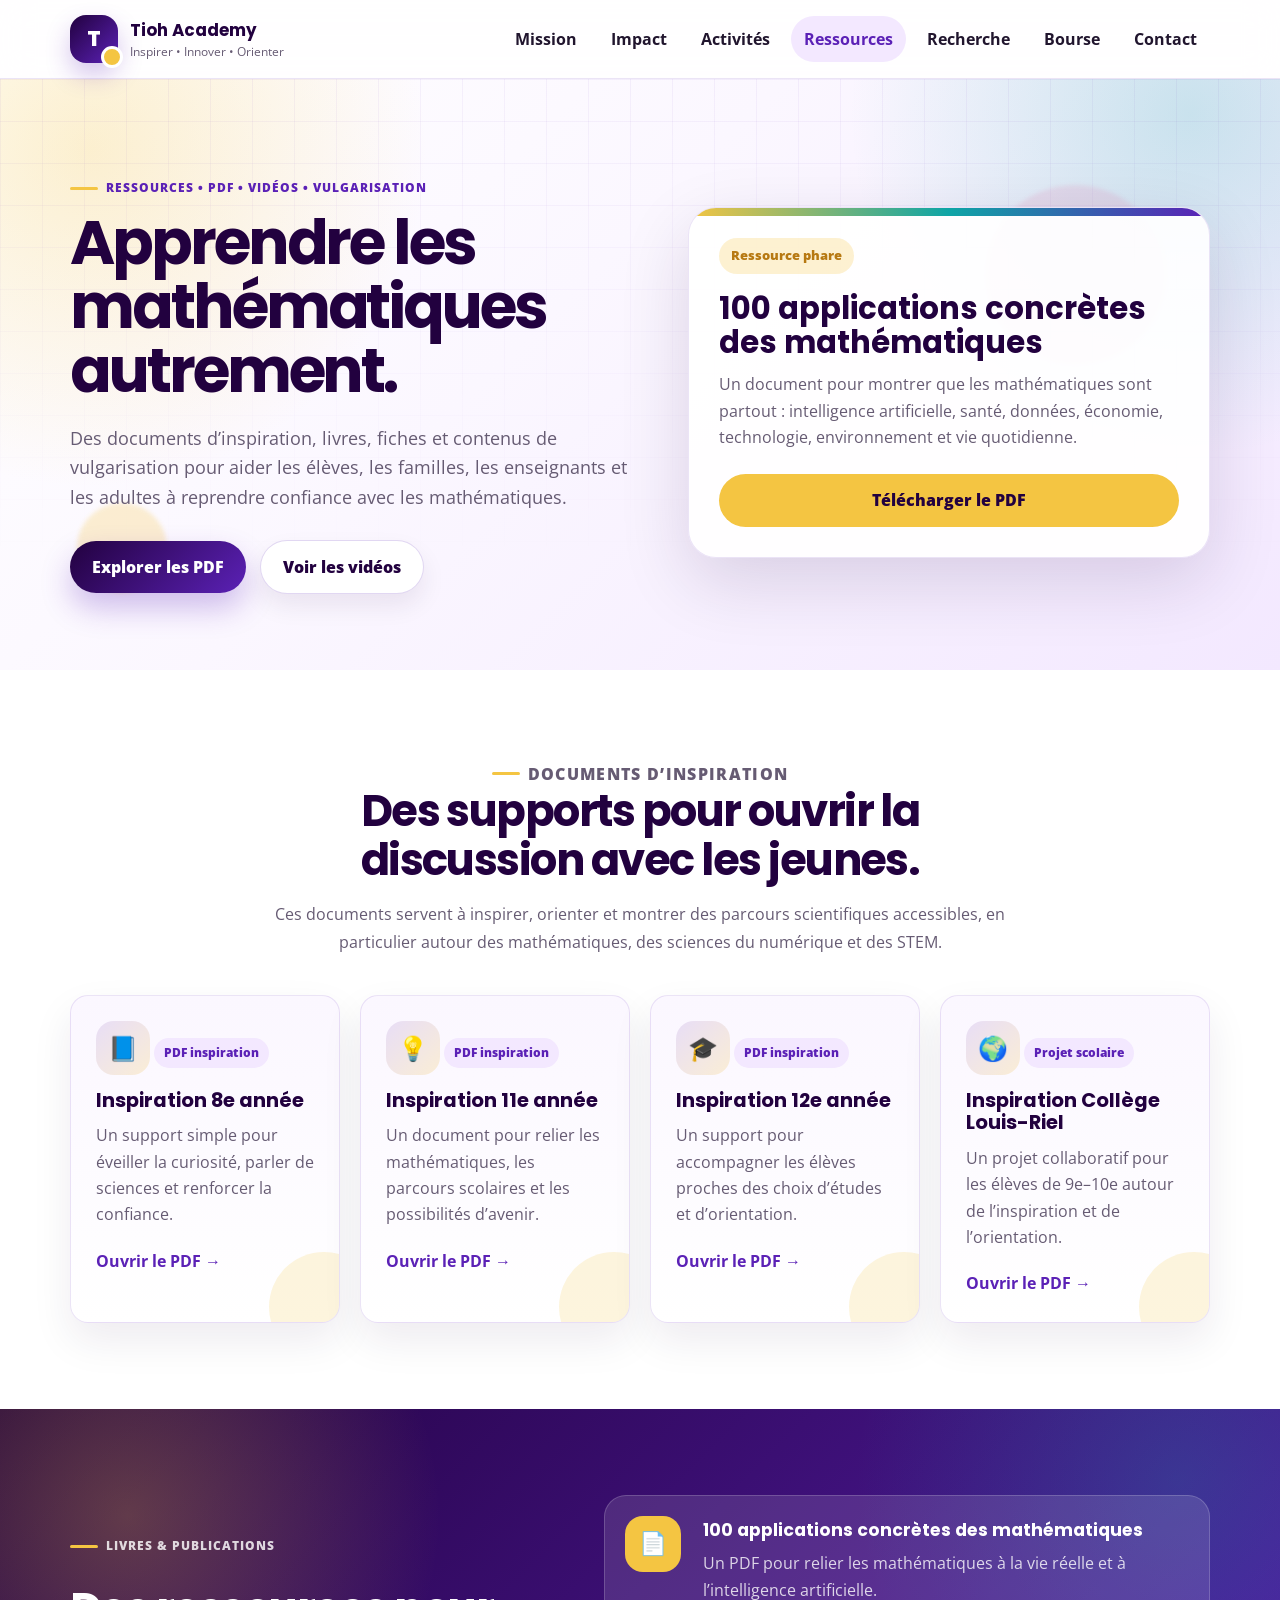
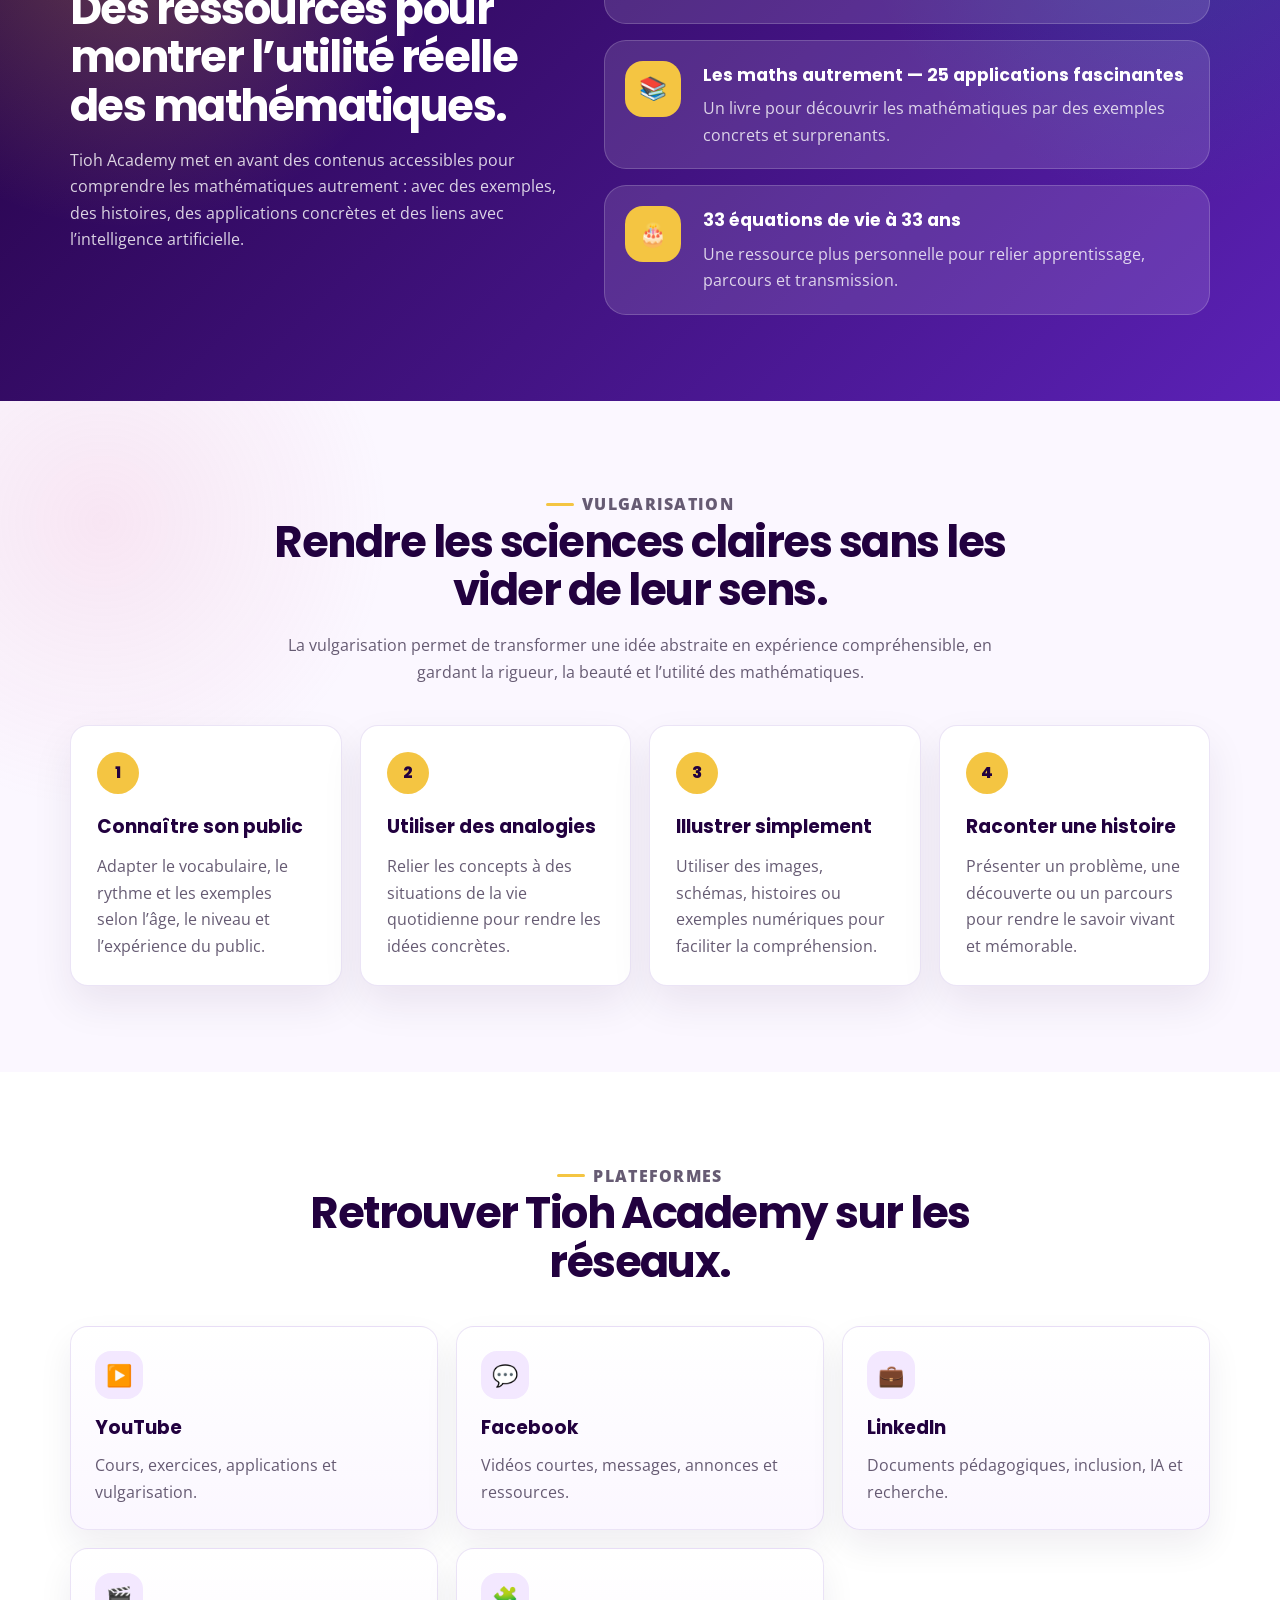
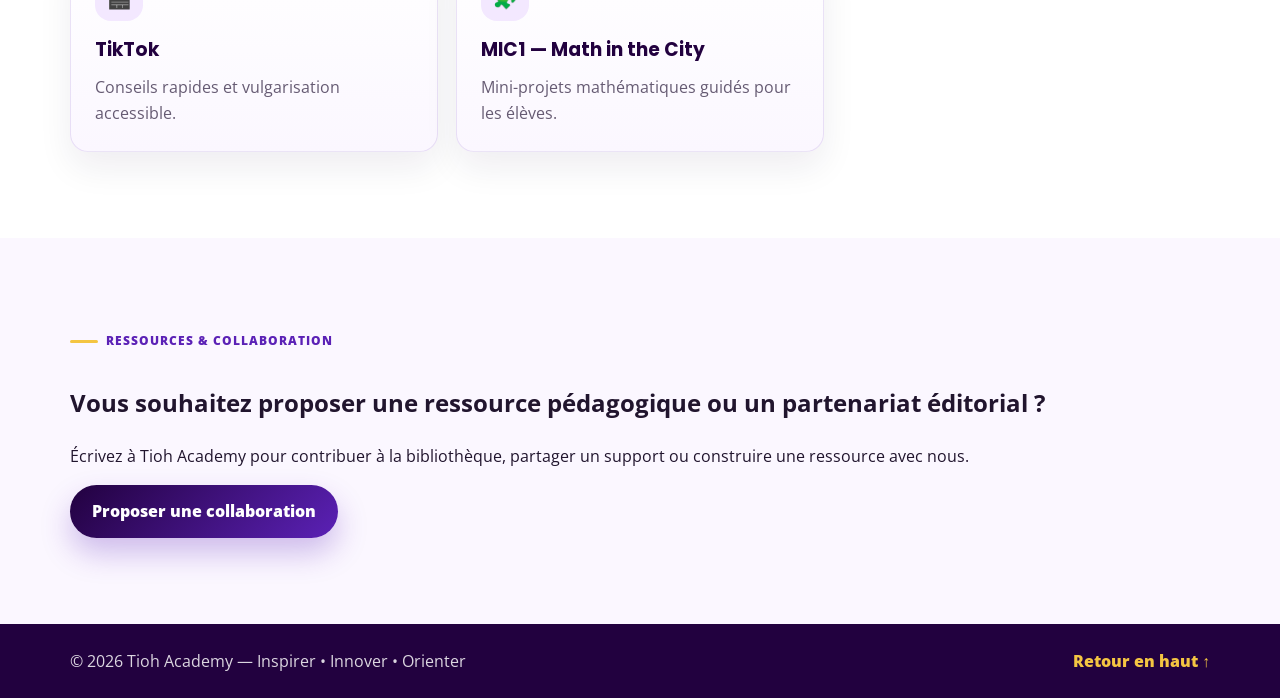
<file: ressources.html>
<!DOCTYPE html>
<html lang="fr">
<head>
  <meta charset="UTF-8" />
  <meta name="viewport" content="width=device-width, initial-scale=1.0" />
  <title>Ressources & vulgarisation — Tioh Academy</title>
  <meta name="description" content="Ressources gratuites de Tioh Academy : documents d’inspiration, livres, fiches PDF, vidéos de vulgarisation et outils pour apprendre les mathématiques autrement." />
  <link rel="stylesheet" href="style.css" />
  <link rel="preconnect" href="https://fonts.googleapis.com">
  <link rel="preconnect" href="https://fonts.gstatic.com" crossorigin>
  <link href="https://fonts.googleapis.com/css2?family=Open+Sans:wght@400;600;700&family=Poppins:wght@500;600;700;800&display=swap" rel="stylesheet">
</head>
<body>
  <header class="site-header">
    <div class="container nav-wrap">
      <a class="brand" href="index.html#missions" aria-label="Mission Tioh Academy">
        <span class="brand-mark">T</span>
        <span>
          <strong>Tioh Academy</strong>
          <small>Inspirer • Innover • Orienter</small>
        </span>
      </a>

      <button class="menu-toggle" aria-label="Ouvrir le menu" aria-expanded="false">☰</button>
      <nav class="main-nav" aria-label="Navigation principale">
        <a href="index.html#missions">Mission</a>
        <a href="impact.html">Impact</a>
        <a href="activites.html">Activités</a>
        <a class="active" href="ressources.html">Ressources</a>
        <a href="recherche.html">Recherche</a>
        <a href="bourse.html">Bourse</a>
        <a href="index.html#contact">Contact</a>
      </nav>
    </div>
  </header>

  <main>
    <section class="page-hero resources-hero">
      <div class="hero-shape hero-shape-one"></div>
      <div class="hero-shape hero-shape-two"></div>
      <div class="container page-hero-grid">
        <div class="page-hero-content reveal">
          <p class="eyebrow">Ressources • PDF • Vidéos • Vulgarisation</p>
          <h1>Apprendre les mathématiques autrement.</h1>
          <p class="hero-lead">
            Des documents d’inspiration, livres, fiches et contenus de vulgarisation pour aider les élèves,
            les familles, les enseignants et les adultes à reprendre confiance avec les mathématiques.
          </p>
          <div class="hero-actions">
            <a class="btn btn-primary" href="#documents">Explorer les PDF</a>
            <a class="btn btn-secondary" href="https://www.youtube.com/@tiohacademy" target="_blank" rel="noopener noreferrer">Voir les vidéos</a>
          </div>
        </div>

        <aside class="resource-feature-card reveal" aria-label="Ressource principale Tioh Academy">
          <span class="badge badge-gold">Ressource phare</span>
          <h2>100 applications concrètes des mathématiques</h2>
          <p>
            Un document pour montrer que les mathématiques sont partout : intelligence artificielle, santé,
            données, économie, technologie, environnement et vie quotidienne.
          </p>
          <a class="btn btn-full" href="https://cdjuikem.github.io/pdfs/100_Applications_Concr%C3%A8tes.pdf" target="_blank" rel="noopener noreferrer">Télécharger le PDF</a>
        </aside>
      </div>
    </section>

    <section id="documents" class="section resources-page-section">
      <div class="container">
        <div class="section-heading reveal">
          <p class="eyebrow">Documents d’inspiration</p>
          <h2>Des supports pour ouvrir la discussion avec les jeunes.</h2>
          <p>
            Ces documents servent à inspirer, orienter et montrer des parcours scientifiques accessibles,
            en particulier autour des mathématiques, des sciences du numérique et des STEM.
          </p>
        </div>

        <div class="resource-grid">
          <a class="resource-card reveal" href="https://cdjuikem.github.io/pdfs/outreach/Inspiration_8eme.pdf" target="_blank" rel="noopener noreferrer">
            <span class="resource-icon">📘</span>
            <span class="resource-type">PDF inspiration</span>
            <h3>Inspiration 8e année</h3>
            <p>Un support simple pour éveiller la curiosité, parler de sciences et renforcer la confiance.</p>
            <strong>Ouvrir le PDF →</strong>
          </a>

          <a class="resource-card reveal" href="https://cdjuikem.github.io/pdfs/outreach/Inspiration_11eme.pdf" target="_blank" rel="noopener noreferrer">
            <span class="resource-icon">💡</span>
            <span class="resource-type">PDF inspiration</span>
            <h3>Inspiration 11e année</h3>
            <p>Un document pour relier les mathématiques, les parcours scolaires et les possibilités d’avenir.</p>
            <strong>Ouvrir le PDF →</strong>
          </a>

          <a class="resource-card reveal" href="https://cdjuikem.github.io/pdfs/outreach/Inspiration_12eme.pdf" target="_blank" rel="noopener noreferrer">
            <span class="resource-icon">🎓</span>
            <span class="resource-type">PDF inspiration</span>
            <h3>Inspiration 12e année</h3>
            <p>Un support pour accompagner les élèves proches des choix d’études et d’orientation.</p>
            <strong>Ouvrir le PDF →</strong>
          </a>

          <a class="resource-card reveal" href="https://cdjuikem.github.io/pdfs/outreach/Inspiration_college_LouisRiel.pdf" target="_blank" rel="noopener noreferrer">
            <span class="resource-icon">🌍</span>
            <span class="resource-type">Projet scolaire</span>
            <h3>Inspiration Collège Louis-Riel</h3>
            <p>Un projet collaboratif pour les élèves de 9e–10e autour de l’inspiration et de l’orientation.</p>
            <strong>Ouvrir le PDF →</strong>
          </a>
        </div>
      </div>
    </section>

    <section class="section library-section">
      <div class="container library-grid">
        <div class="library-copy reveal">
          <p class="eyebrow light-text">Livres & publications</p>
          <h2>Des ressources pour montrer l’utilité réelle des mathématiques.</h2>
          <p>
            Tioh Academy met en avant des contenus accessibles pour comprendre les mathématiques autrement :
            avec des exemples, des histoires, des applications concrètes et des liens avec l’intelligence artificielle.
          </p>
        </div>

        <div class="publication-list reveal">
          <a class="publication-item" href="https://cdjuikem.github.io/pdfs/100_Applications_Concr%C3%A8tes.pdf" target="_blank" rel="noopener noreferrer">
            <span>📄</span>
            <div>
              <h3>100 applications concrètes des mathématiques</h3>
              <p>Un PDF pour relier les mathématiques à la vie réelle et à l’intelligence artificielle.</p>
            </div>
          </a>

          <a class="publication-item" href="https://www.amazon.ca/-/fr/25-applications-fascinantes-math%C3%A9matiques/dp/B0CWDWMH2N" target="_blank" rel="noopener noreferrer">
            <span>📚</span>
            <div>
              <h3>Les maths autrement — 25 applications fascinantes</h3>
              <p>Un livre pour découvrir les mathématiques par des exemples concrets et surprenants.</p>
            </div>
          </a>

          <a class="publication-item" href="pdfs/33anniversaire.pdf" target="_blank" rel="noopener noreferrer">
            <span>🎂</span>
            <div>
              <h3>33 équations de vie à 33 ans</h3>
              <p>Une ressource plus personnelle pour relier apprentissage, parcours et transmission.</p>
            </div>
          </a>
        </div>
      </div>
    </section>

    <section class="section method-section">
      <div class="container">
        <div class="section-heading reveal">
          <p class="eyebrow">Vulgarisation</p>
          <h2>Rendre les sciences claires sans les vider de leur sens.</h2>
          <p>
            La vulgarisation permet de transformer une idée abstraite en expérience compréhensible,
            en gardant la rigueur, la beauté et l’utilité des mathématiques.
          </p>
        </div>

        <div class="method-grid">
          <article class="method-card reveal">
            <span>1</span>
            <h3>Connaître son public</h3>
            <p>Adapter le vocabulaire, le rythme et les exemples selon l’âge, le niveau et l’expérience du public.</p>
          </article>
          <article class="method-card reveal">
            <span>2</span>
            <h3>Utiliser des analogies</h3>
            <p>Relier les concepts à des situations de la vie quotidienne pour rendre les idées concrètes.</p>
          </article>
          <article class="method-card reveal">
            <span>3</span>
            <h3>Illustrer simplement</h3>
            <p>Utiliser des images, schémas, histoires ou exemples numériques pour faciliter la compréhension.</p>
          </article>
          <article class="method-card reveal">
            <span>4</span>
            <h3>Raconter une histoire</h3>
            <p>Présenter un problème, une découverte ou un parcours pour rendre le savoir vivant et mémorable.</p>
          </article>
        </div>
      </div>
    </section>

    <section class="section platform-section">
      <div class="container">
        <div class="section-heading reveal">
          <p class="eyebrow">Plateformes</p>
          <h2>Retrouver Tioh Academy sur les réseaux.</h2>
        </div>

        <div class="platform-grid">
          <a class="platform-card reveal" href="https://www.youtube.com/@tiohacademy" target="_blank" rel="noopener noreferrer">
            <span>▶️</span>
            <h3>YouTube</h3>
            <p>Cours, exercices, applications et vulgarisation.</p>
          </a>
          <a class="platform-card reveal" href="https://www.facebook.com/profile.php?id=100078012906116&locale=fr_CA" target="_blank" rel="noopener noreferrer">
            <span>💬</span>
            <h3>Facebook</h3>
            <p>Vidéos courtes, messages, annonces et ressources.</p>
          </a>
          <a class="platform-card reveal" href="https://www.linkedin.com/in/clotilde-djuikem-8186901a0/" target="_blank" rel="noopener noreferrer">
            <span>💼</span>
            <h3>LinkedIn</h3>
            <p>Documents pédagogiques, inclusion, IA et recherche.</p>
          </a>
          <a class="platform-card reveal" href="https://www.tiktok.com/@tiohacademy" target="_blank" rel="noopener noreferrer">
            <span>🎬</span>
            <h3>TikTok</h3>
            <p>Conseils rapides et vulgarisation accessible.</p>
          </a>
          <a class="platform-card reveal" href="https://tioh-academy.github.io/mic1-site/" target="_blank" rel="noopener noreferrer">
            <span>🧩</span>
            <h3>MIC1 — Math in the City</h3>
            <p>Mini-projets mathématiques guidés pour les élèves.</p>
          </a>
        </div>
      </div>
    </section>

    <section class="section resource-cta-section">
      <div class="container resource-cta-card reveal">
        <p class="eyebrow">Ressources & collaboration</p>
        <h2>Vous souhaitez proposer une ressource pédagogique ou un partenariat éditorial ?</h2>
        <p>Écrivez à Tioh Academy pour contribuer à la bibliothèque, partager un support ou construire une ressource avec nous.</p>
        <div class="hero-actions">
          <a class="btn btn-primary" href="mailto:tiohacademy@gmail.com?subject=Ressource%20ou%20partenariat%20Tioh%20Academy">Proposer une collaboration</a>
        </div>
      </div>
    </section>
  </main>

  <footer class="site-footer">
    <div class="container footer-grid">
      <p>© 2026 Tioh Academy — Inspirer • Innover • Orienter</p>
      <a href="#top" onclick="window.scrollTo({top: 0, behavior: 'smooth'}); return false;">Retour en haut ↑</a>
    </div>
  </footer>

  <script>
    const menuToggle = document.querySelector('.menu-toggle');
    const mainNav = document.querySelector('.main-nav');

    menuToggle.addEventListener('click', () => {
      const expanded = menuToggle.getAttribute('aria-expanded') === 'true';
      menuToggle.setAttribute('aria-expanded', String(!expanded));
      mainNav.classList.toggle('is-open');
    });

    document.querySelectorAll('.main-nav a').forEach(link => {
      link.addEventListener('click', () => {
        mainNav.classList.remove('is-open');
        menuToggle.setAttribute('aria-expanded', 'false');
      });
    });

    const revealItems = document.querySelectorAll('.reveal');
    const observer = new IntersectionObserver(entries => {
      entries.forEach(entry => {
        if (entry.isIntersecting) entry.target.classList.add('is-visible');
      });
    }, { threshold: 0.12 });

    revealItems.forEach(item => observer.observe(item));
  </script>
</body>
</html>
</file>
<file: style.css>
:root {
  --tioh-navy: #22013f;
  --tioh-dark: #21152e;
  --tioh-purple: #5b21b6;
  --tioh-purple-soft: #7b5cd6;
  --tioh-lavender: #f3e8ff;
  --tioh-light: #fbf7ff;
  --tioh-gold: #f4c542;
  --tioh-gold-dark: #b77912;
  --tioh-teal: #0ea5a6;
  --tioh-pink: #e58bb6;
  --tioh-red: #e11d48;
  --tioh-green: #10b981;
  --white: #ffffff;
  --muted: #665b73;
  --shadow: 0 24px 70px rgba(34, 1, 63, 0.14);
  --radius-lg: 28px;
  --radius-md: 18px;
}

* {
  box-sizing: border-box;
}

html {
  scroll-behavior: smooth;
}

body {
  margin: 0;
  font-family: 'Open Sans', Arial, sans-serif;
  color: var(--tioh-dark);
  background: var(--tioh-light);
  line-height: 1.65;
}

a {
  color: inherit;
  text-decoration: none;
}

img,
iframe {
  max-width: 100%;
}

.container {
  width: min(1140px, calc(100% - 36px));
  margin: 0 auto;
}

.site-header {
  position: sticky;
  top: 0;
  z-index: 50;
  background: rgba(255, 255, 255, 0.88);
  backdrop-filter: blur(16px);
  border-bottom: 1px solid rgba(91, 33, 182, 0.12);
}

.nav-wrap {
  min-height: 78px;
  display: flex;
  align-items: center;
  justify-content: space-between;
  gap: 24px;
}

.brand {
  display: inline-flex;
  align-items: center;
  gap: 12px;
}

.brand-mark {
  width: 48px;
  height: 48px;
  display: grid;
  place-items: center;
  border-radius: 16px;
  color: var(--white);
  font-family: 'Poppins', sans-serif;
  font-weight: 800;
  font-size: 1.35rem;
  background: linear-gradient(135deg, var(--tioh-navy), var(--tioh-purple));
  box-shadow: 0 12px 25px rgba(91, 33, 182, 0.25);
  position: relative;
}

.brand-mark::after {
  content: '';
  position: absolute;
  right: -5px;
  bottom: -5px;
  width: 16px;
  height: 16px;
  border-radius: 50%;
  background: var(--tioh-gold);
  border: 3px solid var(--white);
}

.brand strong,
.section-heading h2,
.hero h1,
.hero-panel h2,
.scholarship-copy h2,
.activities-section h2,
.socials-section h2,
.contact-card h2 {
  font-family: 'Poppins', sans-serif;
}

.brand strong {
  display: block;
  font-size: 1.05rem;
  color: var(--tioh-navy);
}

.brand small {
  display: block;
  font-size: 0.74rem;
  color: var(--muted);
  margin-top: -3px;
}

.main-nav {
  display: flex;
  align-items: center;
  gap: 8px;
}

.main-nav a {
  padding: 10px 13px;
  border-radius: 999px;
  font-weight: 700;
  color: var(--tioh-dark);
  transition: 0.2s ease;
}

.main-nav a:hover {
  color: var(--tioh-purple);
  background: var(--tioh-lavender);
}

.menu-toggle {
  display: none;
  width: 44px;
  height: 44px;
  border: 0;
  border-radius: 14px;
  background: var(--tioh-lavender);
  color: var(--tioh-navy);
  font-size: 1.3rem;
  cursor: pointer;
}

.hero {
  position: relative;
  overflow: hidden;
  padding: 92px 0 72px;
  background:
    radial-gradient(circle at 8% 10%, rgba(244, 197, 66, 0.22), transparent 28%),
    radial-gradient(circle at 92% 8%, rgba(14, 165, 166, 0.20), transparent 28%),
    linear-gradient(135deg, #ffffff 0%, #fbf7ff 45%, #f3e8ff 100%);
}

.hero::before {
  content: '';
  position: absolute;
  inset: 0;
  background-image:
    linear-gradient(rgba(91, 33, 182, 0.05) 1px, transparent 1px),
    linear-gradient(90deg, rgba(91, 33, 182, 0.05) 1px, transparent 1px);
  background-size: 42px 42px;
  mask-image: linear-gradient(to bottom, black, transparent 80%);
}

.hero-shape {
  position: absolute;
  border-radius: 999px;
  filter: blur(2px);
  opacity: 0.75;
  animation: float 6s ease-in-out infinite;
}

.hero-shape-one {
  width: 180px;
  height: 180px;
  right: 9%;
  top: 18%;
  background: rgba(229, 139, 182, 0.26);
}

.hero-shape-two {
  width: 90px;
  height: 90px;
  left: 6%;
  bottom: 13%;
  background: rgba(244, 197, 66, 0.32);
  animation-delay: 1.2s;
}

.hero-grid {
  position: relative;
  z-index: 1;
  display: grid;
  grid-template-columns: 1.1fr 0.9fr;
  gap: 42px;
  align-items: center;
}

.eyebrow {
  display: inline-flex;
  align-items: center;
  gap: 8px;
  margin: 0 0 12px;
  color: var(--tioh-purple);
  font-weight: 800;
  text-transform: uppercase;
  letter-spacing: 0.08em;
  font-size: 0.78rem;
}

.eyebrow::before {
  content: '';
  width: 28px;
  height: 3px;
  border-radius: 999px;
  background: var(--tioh-gold);
}

.light-text {
  color: #fff1bc;
}

.hero h1 {
  margin: 0;
  font-size: clamp(2.45rem, 5vw, 5rem);
  line-height: 1.03;
  color: var(--tioh-navy);
  letter-spacing: -0.05em;
}

.hero h1 span {
  color: var(--tioh-purple);
  position: relative;
}

.hero h1 span::after {
  content: '';
  position: absolute;
  left: 0;
  bottom: 5px;
  width: 100%;
  height: 12px;
  background: rgba(244, 197, 66, 0.45);
  z-index: -1;
  border-radius: 999px;
}

.hero-lead {
  max-width: 690px;
  color: var(--muted);
  font-size: 1.1rem;
  margin: 22px 0 28px;
}

.hero-actions,
.scholarship-actions,
.contact-actions {
  display: flex;
  flex-wrap: wrap;
  gap: 14px;
  align-items: center;
}

.btn {
  display: inline-flex;
  align-items: center;
  justify-content: center;
  min-height: 48px;
  padding: 13px 22px;
  border-radius: 999px;
  font-weight: 800;
  transition: transform 0.18s ease, box-shadow 0.18s ease, background 0.18s ease;
}

.btn:hover {
  transform: translateY(-2px);
}

.btn-primary {
  color: var(--white);
  background: linear-gradient(135deg, var(--tioh-navy), var(--tioh-purple));
  box-shadow: 0 15px 30px rgba(91, 33, 182, 0.28);
}

.btn-secondary {
  color: var(--tioh-navy);
  background: var(--white);
  border: 1px solid rgba(91, 33, 182, 0.18);
  box-shadow: 0 12px 24px rgba(34, 1, 63, 0.08);
}

.btn-gold {
  color: var(--tioh-navy);
  background: var(--tioh-gold);
  box-shadow: 0 16px 30px rgba(244, 197, 66, 0.24);
}

.btn-white {
  color: var(--tioh-navy);
  background: var(--white);
}

.btn-full {
  width: 100%;
  color: var(--tioh-navy);
  background: var(--tioh-gold);
}

.hero-note {
  margin-top: 28px;
  display: flex;
  align-items: flex-start;
  gap: 12px;
  max-width: 620px;
  padding: 16px 18px;
  border-radius: 20px;
  background: rgba(255, 255, 255, 0.72);
  border: 1px solid rgba(91, 33, 182, 0.10);
}

.hero-note p {
  margin: 0;
  color: var(--muted);
}

.hero-panel,
.scholarship-card,
.video-card,
.contact-card {
  border-radius: var(--radius-lg);
  background: rgba(255, 255, 255, 0.88);
  border: 1px solid rgba(91, 33, 182, 0.12);
  box-shadow: var(--shadow);
}

.hero-panel {
  padding: 28px;
  position: relative;
  overflow: hidden;
}

.hero-panel::before {
  content: '';
  position: absolute;
  inset: 0 0 auto;
  height: 8px;
  background: linear-gradient(90deg, var(--tioh-gold), var(--tioh-teal), var(--tioh-purple));
}

.panel-top {
  display: flex;
  gap: 10px;
  flex-wrap: wrap;
  margin-bottom: 22px;
}

.badge {
  display: inline-flex;
  padding: 7px 12px;
  border-radius: 999px;
  background: var(--tioh-lavender);
  color: var(--tioh-purple);
  font-weight: 800;
  font-size: 0.82rem;
}

.badge-gold {
  background: rgba(244, 197, 66, 0.24);
  color: var(--tioh-gold-dark);
}

.hero-panel h2,
.scholarship-card h3 {
  margin: 0 0 10px;
  font-size: 1.65rem;
  color: var(--tioh-navy);
  line-height: 1.15;
}

.hero-panel p {
  color: var(--muted);
  margin-bottom: 22px;
}

.mini-stats {
  display: grid;
  grid-template-columns: repeat(3, 1fr);
  gap: 10px;
  margin: 24px 0;
}

.mini-stats div {
  padding: 14px 10px;
  border-radius: 18px;
  background: var(--tioh-light);
  text-align: center;
}

.mini-stats strong {
  display: block;
  color: var(--tioh-purple);
  font-family: 'Poppins', sans-serif;
  font-size: 1.45rem;
}

.mini-stats span {
  display: block;
  font-size: 0.77rem;
  color: var(--muted);
  line-height: 1.25;
}

.section {
  padding: 86px 0;
}

.section-heading {
  max-width: 760px;
  margin: 0 auto 40px;
  text-align: center;
}

.section-heading .eyebrow {
  justify-content: center;
}

.section-heading h2,
.scholarship-copy h2,
.activities-section h2,
.socials-section h2,
.contact-card h2 {
  margin: 0 0 16px;
  color: var(--tioh-navy);
  font-size: clamp(2rem, 3.4vw, 3.2rem);
  line-height: 1.12;
  letter-spacing: -0.035em;
}

.section-heading p,
.scholarship-copy p,
.activities-section p,
.contact-card p {
  color: var(--muted);
  margin: 0;
  font-size: 1.03rem;
}

.cards {
  display: grid;
  gap: 22px;
}

.three-cards {
  grid-template-columns: repeat(3, 1fr);
}

.card {
  padding: 28px;
  border-radius: var(--radius-md);
  background: var(--white);
  border: 1px solid rgba(91, 33, 182, 0.12);
  box-shadow: 0 18px 40px rgba(34, 1, 63, 0.08);
  transition: 0.2s ease;
}

.card:hover {
  transform: translateY(-5px);
  box-shadow: var(--shadow);
}

.icon {
  display: inline-grid;
  place-items: center;
  width: 52px;
  height: 52px;
  border-radius: 18px;
  margin-bottom: 18px;
  background: linear-gradient(135deg, rgba(91, 33, 182, 0.10), rgba(244, 197, 66, 0.20));
  font-size: 1.45rem;
}

.card h3 {
  margin: 0 0 10px;
  font-family: 'Poppins', sans-serif;
  color: var(--tioh-navy);
}

.card p {
  margin: 0;
  color: var(--muted);
}

.card a {
  display: inline-flex;
  margin-top: 18px;
  color: var(--tioh-purple);
  font-weight: 800;
}

.scholarship-section {
  position: relative;
  overflow: hidden;
  color: var(--white);
  background:
    radial-gradient(circle at 12% 10%, rgba(244, 197, 66, 0.28), transparent 24%),
    radial-gradient(circle at 90% 20%, rgba(14, 165, 166, 0.22), transparent 27%),
    linear-gradient(135deg, var(--tioh-navy), var(--tioh-purple));
}

.scholarship-grid,
.activity-grid,
.socials-grid {
  display: grid;
  grid-template-columns: 1fr 1fr;
  gap: 40px;
  align-items: center;
}

.scholarship-copy h2,
.socials-section h2 {
  color: var(--white);
}

.scholarship-copy p,
.socials-section p {
  color: rgba(255, 255, 255, 0.82);
}

.quote-box {
  margin: 28px 0;
  padding: 22px;
  border-radius: 22px;
  background: rgba(255, 255, 255, 0.11);
  border: 1px solid rgba(255, 255, 255, 0.18);
}

.quote-box strong,
.quote-box span {
  display: block;
}

.quote-box strong {
  color: var(--tioh-gold);
  font-family: 'Poppins', sans-serif;
  font-size: 1.3rem;
  margin-bottom: 6px;
}

.scholarship-card {
  padding: 28px;
  background: rgba(255, 255, 255, 0.96);
  color: var(--tioh-dark);
}

.countdown {
  display: grid;
  grid-template-columns: repeat(3, 1fr);
  gap: 10px;
  margin: 22px 0;
}

.countdown div {
  text-align: center;
  padding: 16px 10px;
  border-radius: 18px;
  background: var(--tioh-lavender);
}

.countdown strong {
  display: block;
  color: var(--tioh-purple);
  font-family: 'Poppins', sans-serif;
  font-size: 1.8rem;
  line-height: 1;
}

.countdown span {
  font-size: 0.8rem;
  color: var(--muted);
  font-weight: 700;
}

.timeline {
  list-style: none;
  margin: 22px 0;
  padding: 0;
  display: grid;
  gap: 16px;
}

.timeline li {
  position: relative;
  padding-left: 30px;
}

.timeline li::before {
  content: '';
  position: absolute;
  left: 0;
  top: 7px;
  width: 13px;
  height: 13px;
  border-radius: 50%;
  background: var(--tioh-gold);
  box-shadow: 0 0 0 5px rgba(244, 197, 66, 0.18);
}

.timeline strong,
.timeline span {
  display: block;
}

.timeline strong {
  color: var(--tioh-navy);
}

.timeline span,
.countries {
  color: var(--muted);
}

.countries {
  margin: 0;
  font-weight: 700;
}

.impact-section {
  background: var(--white);
}

.impact-grid {
  display: grid;
  grid-template-columns: repeat(4, 1fr);
  gap: 18px;
}

.impact-stat {
  padding: 30px 18px;
  border-radius: var(--radius-md);
  background: linear-gradient(180deg, var(--tioh-light), #ffffff);
  border: 1px solid rgba(91, 33, 182, 0.12);
  text-align: center;
}

.impact-stat strong {
  display: block;
  font-family: 'Poppins', sans-serif;
  font-size: clamp(1.6rem, 2.5vw, 2.5rem);
  color: var(--tioh-purple);
  line-height: 1.05;
}

.impact-stat span {
  display: block;
  margin-top: 8px;
  color: var(--muted);
  font-weight: 700;
}

.activities-section {
  background:
    radial-gradient(circle at 90% 20%, rgba(229, 139, 182, 0.18), transparent 22%),
    var(--tioh-light);
}

.check-list {
  list-style: none;
  padding: 0;
  margin: 24px 0 28px;
  display: grid;
  gap: 11px;
}

.check-list li {
  position: relative;
  padding-left: 31px;
  color: var(--tioh-dark);
  font-weight: 700;
}

.check-list li::before {
  content: '✓';
  position: absolute;
  left: 0;
  top: 0;
  width: 22px;
  height: 22px;
  display: grid;
  place-items: center;
  border-radius: 50%;
  color: var(--white);
  background: var(--tioh-green);
  font-size: 0.78rem;
}

.video-card {
  padding: 14px;
  background: var(--white);
}

.video-container {
  position: relative;
  width: 100%;
  padding-bottom: 56.25%;
  overflow: hidden;
  border-radius: 20px;
  background: var(--tioh-navy);
}

.video-container iframe {
  position: absolute;
  inset: 0;
  width: 100%;
  height: 100%;
}

.resources-section {
  background: #fff;
}

.socials-section {
  background:
    radial-gradient(circle at 5% 20%, rgba(244, 197, 66, 0.24), transparent 20%),
    linear-gradient(135deg, var(--tioh-purple), var(--tioh-navy));
  color: var(--white);
}

.social-links {
  display: flex;
  flex-wrap: wrap;
  gap: 12px;
  justify-content: flex-end;
}

.social-links a {
  min-width: 128px;
  text-align: center;
  padding: 13px 18px;
  border-radius: 999px;
  background: rgba(255, 255, 255, 0.12);
  border: 1px solid rgba(255, 255, 255, 0.20);
  font-weight: 800;
  transition: 0.18s ease;
}

.social-links a:hover {
  background: var(--tioh-gold);
  color: var(--tioh-navy);
  transform: translateY(-2px);
}

.contact-section {
  background: var(--tioh-light);
}

.contact-card {
  padding: clamp(26px, 5vw, 54px);
  text-align: center;
}

.contact-actions {
  justify-content: center;
  margin-top: 28px;
}

.site-footer {
  background: var(--tioh-navy);
  color: rgba(255, 255, 255, 0.84);
  padding: 24px 0;
}

.footer-grid {
  display: flex;
  align-items: center;
  justify-content: space-between;
  gap: 20px;
}

.footer-grid p {
  margin: 0;
}

.footer-grid a {
  color: var(--tioh-gold);
  font-weight: 800;
}

.reveal {
  opacity: 0;
  transform: translateY(22px);
  transition: opacity 0.65s ease, transform 0.65s ease;
}

.reveal.is-visible {
  opacity: 1;
  transform: translateY(0);
}

@keyframes float {
  0%, 100% { transform: translateY(0); }
  50% { transform: translateY(-18px); }
}

@media (max-width: 980px) {
  .menu-toggle {
    display: grid;
    place-items: center;
  }

  .main-nav {
    position: absolute;
    top: 78px;
    left: 18px;
    right: 18px;
    display: none;
    flex-direction: column;
    align-items: stretch;
    padding: 16px;
    border-radius: 20px;
    background: var(--white);
    box-shadow: var(--shadow);
  }

  .main-nav.is-open {
    display: flex;
  }

  .main-nav a {
    border-radius: 14px;
  }

  .hero-grid,
  .scholarship-grid,
  .activity-grid,
  .socials-grid {
    grid-template-columns: 1fr;
  }

  .social-links {
    justify-content: flex-start;
  }

  .three-cards,
  .impact-grid {
    grid-template-columns: repeat(2, 1fr);
  }
}

@media (max-width: 640px) {
  .container {
    width: min(100% - 28px, 1140px);
  }

  .hero {
    padding: 58px 0 52px;
  }

  .section {
    padding: 62px 0;
  }

  .hero-actions,
  .scholarship-actions,
  .contact-actions {
    align-items: stretch;
    flex-direction: column;
  }

  .btn {
    width: 100%;
  }

  .mini-stats,
  .countdown,
  .three-cards,
  .impact-grid {
    grid-template-columns: 1fr;
  }

  .footer-grid {
    flex-direction: column;
    align-items: flex-start;
  }
}

/* ================================
   Page Ressources
================================ */
.main-nav a.active {
  color: var(--tioh-purple);
  background: var(--tioh-lavender);
}

.page-hero {
  position: relative;
  overflow: hidden;
  padding: 92px 0 76px;
  background:
    radial-gradient(circle at 7% 12%, rgba(244, 197, 66, 0.25), transparent 26%),
    radial-gradient(circle at 93% 6%, rgba(14, 165, 166, 0.20), transparent 26%),
    linear-gradient(135deg, #ffffff 0%, #fbf7ff 42%, #f3e8ff 100%);
}

.page-hero::before {
  content: '';
  position: absolute;
  inset: 0;
  background-image:
    linear-gradient(rgba(91, 33, 182, 0.05) 1px, transparent 1px),
    linear-gradient(90deg, rgba(91, 33, 182, 0.05) 1px, transparent 1px);
  background-size: 42px 42px;
  mask-image: linear-gradient(to bottom, black, transparent 82%);
}

.page-hero-grid {
  position: relative;
  z-index: 1;
  display: grid;
  grid-template-columns: 1.05fr 0.95fr;
  gap: 42px;
  align-items: center;
}

.page-hero h1,
.resource-feature-card h2,
.library-copy h2,
.publication-item h3,
.method-card h3,
.platform-card h3 {
  font-family: 'Poppins', sans-serif;
}

.page-hero h1 {
  margin: 0;
  max-width: 780px;
  color: var(--tioh-navy);
  font-size: clamp(2.45rem, 4.8vw, 4.6rem);
  line-height: 1.04;
  letter-spacing: -0.05em;
}

.resource-feature-card {
  position: relative;
  overflow: hidden;
  padding: 30px;
  border-radius: var(--radius-lg);
  background: rgba(255, 255, 255, 0.92);
  border: 1px solid rgba(91, 33, 182, 0.12);
  box-shadow: var(--shadow);
}

.resource-feature-card::before {
  content: '';
  position: absolute;
  inset: 0 0 auto;
  height: 8px;
  background: linear-gradient(90deg, var(--tioh-gold), var(--tioh-teal), var(--tioh-purple));
}

.resource-feature-card h2 {
  margin: 18px 0 12px;
  color: var(--tioh-navy);
  font-size: clamp(1.7rem, 2.4vw, 2.3rem);
  line-height: 1.1;
}

.resource-feature-card p {
  color: var(--muted);
  margin: 0 0 24px;
}

.resources-page-section {
  background: var(--white);
}

.resource-grid {
  display: grid;
  grid-template-columns: repeat(4, 1fr);
  gap: 20px;
}

.resource-card {
  position: relative;
  overflow: hidden;
  min-height: 295px;
  padding: 25px;
  border-radius: var(--radius-md);
  background: linear-gradient(180deg, var(--tioh-light), #ffffff);
  border: 1px solid rgba(91, 33, 182, 0.12);
  box-shadow: 0 18px 40px rgba(34, 1, 63, 0.08);
  transition: 0.2s ease;
}

.resource-card::after {
  content: '';
  position: absolute;
  right: -40px;
  bottom: -40px;
  width: 110px;
  height: 110px;
  border-radius: 50%;
  background: rgba(244, 197, 66, 0.18);
}

.resource-card:hover {
  transform: translateY(-6px);
  box-shadow: var(--shadow);
}

.resource-icon {
  display: inline-grid;
  place-items: center;
  width: 54px;
  height: 54px;
  margin-bottom: 15px;
  border-radius: 18px;
  background: linear-gradient(135deg, rgba(91, 33, 182, 0.12), rgba(244, 197, 66, 0.22));
  font-size: 1.5rem;
}

.resource-type {
  display: inline-flex;
  margin-bottom: 10px;
  padding: 5px 10px;
  border-radius: 999px;
  color: var(--tioh-purple);
  background: var(--tioh-lavender);
  font-size: 0.75rem;
  font-weight: 800;
}

.resource-card h3 {
  margin: 0 0 10px;
  color: var(--tioh-navy);
  font-family: 'Poppins', sans-serif;
  font-size: 1.22rem;
  line-height: 1.15;
}

.resource-card p {
  margin: 0 0 20px;
  color: var(--muted);
}

.resource-card strong {
  color: var(--tioh-purple);
}

.library-section {
  color: var(--white);
  background:
    radial-gradient(circle at 10% 18%, rgba(244, 197, 66, 0.28), transparent 25%),
    radial-gradient(circle at 92% 12%, rgba(14, 165, 166, 0.22), transparent 25%),
    linear-gradient(135deg, var(--tioh-navy), var(--tioh-purple));
}

.library-grid {
  display: grid;
  grid-template-columns: 0.9fr 1.1fr;
  gap: 38px;
  align-items: center;
}

.library-copy h2 {
  margin: 0 0 16px;
  color: var(--white);
  font-size: clamp(2rem, 3.4vw, 3.15rem);
  line-height: 1.12;
  letter-spacing: -0.035em;
}

.library-copy p {
  margin: 0 0 28px;
  color: rgba(255, 255, 255, 0.82);
}

.publication-list {
  display: grid;
  gap: 16px;
}

.publication-item {
  display: grid;
  grid-template-columns: 62px 1fr;
  gap: 16px;
  align-items: start;
  padding: 20px;
  border-radius: 22px;
  background: rgba(255, 255, 255, 0.12);
  border: 1px solid rgba(255, 255, 255, 0.18);
  transition: 0.18s ease;
}

.publication-item:hover {
  background: rgba(255, 255, 255, 0.18);
  transform: translateX(4px);
}

.publication-item span {
  display: grid;
  place-items: center;
  width: 56px;
  height: 56px;
  border-radius: 18px;
  background: var(--tioh-gold);
  color: var(--tioh-navy);
  font-size: 1.4rem;
}

.publication-item h3 {
  margin: 0 0 6px;
  color: var(--white);
  font-size: 1.08rem;
}

.publication-item p {
  margin: 0;
  color: rgba(255, 255, 255, 0.80);
}

.method-section {
  background:
    radial-gradient(circle at 8% 18%, rgba(229, 139, 182, 0.16), transparent 22%),
    var(--tioh-light);
}

.method-grid {
  display: grid;
  grid-template-columns: repeat(4, 1fr);
  gap: 18px;
}

.method-card {
  padding: 26px;
  border-radius: var(--radius-md);
  background: var(--white);
  border: 1px solid rgba(91, 33, 182, 0.12);
  box-shadow: 0 18px 40px rgba(34, 1, 63, 0.08);
}

.method-card span {
  display: grid;
  place-items: center;
  width: 42px;
  height: 42px;
  border-radius: 50%;
  margin-bottom: 18px;
  color: var(--tioh-navy);
  background: var(--tioh-gold);
  font-family: 'Poppins', sans-serif;
  font-weight: 800;
}

.method-card h3 {
  margin: 0 0 10px;
  color: var(--tioh-navy);
}

.method-card p {
  margin: 0;
  color: var(--muted);
}

.platform-section {
  background: var(--white);
}

.platform-grid {
  display: grid;
  grid-template-columns: repeat(3, 1fr);
  gap: 18px;
}

.platform-card {
  padding: 24px;
  border-radius: var(--radius-md);
  background: linear-gradient(180deg, #ffffff, var(--tioh-light));
  border: 1px solid rgba(91, 33, 182, 0.12);
  box-shadow: 0 16px 35px rgba(34, 1, 63, 0.07);
  transition: 0.18s ease;
}

.platform-card:hover {
  transform: translateY(-5px);
  box-shadow: var(--shadow);
}

.platform-card span {
  display: inline-grid;
  place-items: center;
  width: 48px;
  height: 48px;
  margin-bottom: 14px;
  border-radius: 16px;
  background: var(--tioh-lavender);
  font-size: 1.32rem;
}

.platform-card h3 {
  margin: 0 0 8px;
  color: var(--tioh-navy);
}

.platform-card p {
  margin: 0;
  color: var(--muted);
}

.resource-cta-section {
  background: var(--tioh-light);
}

@media (max-width: 1080px) {
  .resource-grid,
  .method-grid {
    grid-template-columns: repeat(2, 1fr);
  }
}

@media (max-width: 980px) {
  .page-hero-grid,
  .library-grid {
    grid-template-columns: 1fr;
  }

  .platform-grid {
    grid-template-columns: repeat(2, 1fr);
  }
}

@media (max-width: 640px) {
  .page-hero {
    padding: 58px 0 52px;
  }

  .resource-grid,
  .method-grid,
  .platform-grid {
    grid-template-columns: 1fr;
  }

  .resource-card {
    min-height: auto;
  }

  .publication-item {
    grid-template-columns: 1fr;
  }
}

/* ================================
   SECTION RECHERCHE
================================ */

.research-section {
  position: relative;
  overflow: hidden;
  padding: 90px 0;
  background:
    radial-gradient(circle at 8% 12%, rgba(244, 197, 66, 0.22), transparent 25%),
    radial-gradient(circle at 92% 10%, rgba(91, 33, 182, 0.16), transparent 28%),
    linear-gradient(135deg, #ffffff 0%, var(--tioh-light) 55%, var(--tioh-lavender) 100%);
}

.research-container {
  position: relative;
  z-index: 1;
  width: min(1140px, calc(100% - 36px));
  margin: 0 auto;
}

.research-heading {
  max-width: 790px;
  margin: 0 auto 42px;
  text-align: center;
}

.research-heading h2 {
  margin: 0 0 16px;
  color: var(--tioh-navy);
  font-family: "Poppins", sans-serif;
  font-size: clamp(2.15rem, 4vw, 3.6rem);
  line-height: 1.08;
}

.research-feature {
  display: grid;
  grid-template-columns: 0.92fr 1.08fr;
  gap: 34px;
  padding: 18px;
  border: 1px solid rgba(91, 33, 182, 0.13);
  border-radius: 30px;
  background: rgba(255, 255, 255, 0.93);
  box-shadow: var(--shadow);
}

.research-visual {
  min-height: 430px;
  display: flex;
  align-items: flex-end;
  padding: 28px;
  border-radius: 23px;
  color: white;
  background: linear-gradient(145deg, #160025, var(--tioh-navy), var(--tioh-purple));
}

.research-content {
  padding: 24px 20px 24px 8px;
}

.research-equations {
  display: grid;
  gap: 11px;
  margin: 22px 0;
}

.research-equation {
  padding: 15px 17px;
  border-left: 4px solid var(--tioh-gold);
  border-radius: 14px;
  color: var(--tioh-navy);
  background: var(--tioh-light);
}

.research-actions {
  display: flex;
  flex-wrap: wrap;
  gap: 12px;
  margin-top: 24px;
}

.research-btn {
  display: inline-flex;
  align-items: center;
  justify-content: center;
  padding: 13px 21px;
  border-radius: 999px;
  font-weight: 800;
}

.research-btn-video {
  color: white;
  background: linear-gradient(135deg, var(--tioh-navy), var(--tioh-purple));
}

.research-btn-pdf {
  color: var(--tioh-navy);
  background: var(--tioh-gold);
}

.research-grid {
  display: grid;
  grid-template-columns: repeat(3, 1fr);
  gap: 19px;
  margin-top: 25px;
}

.research-card {
  padding: 25px;
  border: 1px solid rgba(91, 33, 182, 0.12);
  border-radius: 21px;
  background: white;
  box-shadow: 0 17px 38px rgba(34, 1, 63, 0.075);
}

.research-invitation {
  margin-top: 42px;
  padding: 34px;
  text-align: center;
  border-radius: 25px;
  color: white;
  background: linear-gradient(135deg, var(--tioh-navy), var(--tioh-purple));
}

@media (max-width: 920px) {
  .research-feature {
    grid-template-columns: 1fr;
  }

  .research-grid {
    grid-template-columns: 1fr 1fr;
  }
}

@media (max-width: 640px) {
  .research-section {
    padding: 64px 0;
  }

  .research-grid {
    grid-template-columns: 1fr;
  }

  .research-actions {
    flex-direction: column;
  }

  .research-btn {
    width: 100%;
  }
}


/* ==============================
   Page Bourse d'excellence 2026
   Reutilise strictement la palette existante Tioh Academy.
   ============================== */
.scholarship-page-hero {
  position: relative;
  overflow: hidden;
  color: var(--white);
  padding: 86px 0 72px;
  background:
    radial-gradient(circle at 12% 10%, rgba(244, 197, 66, 0.28), transparent 24%),
    radial-gradient(circle at 90% 20%, rgba(14, 165, 166, 0.22), transparent 27%),
    linear-gradient(135deg, var(--tioh-navy), var(--tioh-purple));
}

.scholarship-orb {
  position: absolute;
  border-radius: 50%;
  pointer-events: none;
  opacity: 0.32;
}

.scholarship-orb-one {
  width: 180px;
  height: 180px;
  right: 7%;
  top: 14%;
  background: var(--tioh-pink);
}

.scholarship-orb-two {
  width: 92px;
  height: 92px;
  left: 5%;
  bottom: 8%;
  background: var(--tioh-gold);
}

.scholarship-page-grid,
.scholarship-content-grid,
.scholarship-application-grid {
  position: relative;
  z-index: 1;
  display: grid;
  grid-template-columns: 1.05fr 0.95fr;
  gap: 42px;
  align-items: center;
}

.scholarship-page-copy h1 {
  margin: 0 0 20px;
  max-width: 760px;
  font-family: 'Poppins', sans-serif;
  font-size: clamp(2.5rem, 5.2vw, 4.8rem);
  line-height: 1.02;
  letter-spacing: -0.045em;
}

.scholarship-page-lead {
  margin: 0 0 26px;
  max-width: 720px;
  color: rgba(255,255,255,0.84);
  font-size: 1.08rem;
}

.scholarship-free-note {
  margin: 18px 0 0;
  color: rgba(255,255,255,0.78);
  font-weight: 700;
}

.scholarship-summary-card h2,
.scholarship-story h2,
.scholarship-application-section h2,
.scholarship-final-card h2 {
  font-family: 'Poppins', sans-serif;
}

.scholarship-summary-card h2 {
  margin: 14px 0 18px;
  color: var(--tioh-navy);
  font-size: 1.75rem;
}

.scholarship-key-stats {
  display: grid;
  grid-template-columns: repeat(3, 1fr);
  gap: 10px;
  margin: 22px 0;
}

.scholarship-key-stats div {
  padding: 15px 10px;
  border-radius: 18px;
  background: var(--tioh-light);
  text-align: center;
}

.scholarship-key-stats strong {
  display: block;
  color: var(--tioh-purple);
  font-family: 'Poppins', sans-serif;
  font-size: 1.45rem;
  line-height: 1.1;
}

.scholarship-key-stats span {
  display: block;
  margin-top: 5px;
  color: var(--muted);
  font-size: 0.78rem;
  line-height: 1.25;
}

.scholarship-date-box {
  padding: 16px 18px;
  border-radius: 18px;
  background: rgba(244, 197, 66, 0.18);
  border: 1px solid rgba(183, 121, 18, 0.22);
}

.scholarship-date-box span,
.scholarship-date-box strong {
  display: block;
}

.scholarship-date-box span {
  color: var(--tioh-gold-dark);
  font-weight: 800;
  font-size: 0.78rem;
  text-transform: uppercase;
  letter-spacing: 0.06em;
}

.scholarship-date-box strong {
  margin-top: 4px;
  color: var(--tioh-navy);
  font-family: 'Poppins', sans-serif;
}

.scholarship-countries {
  margin: 18px 0 0;
  color: var(--muted);
}

.scholarship-intro-section {
  background: var(--white);
}

.scholarship-story h2 {
  margin: 0 0 18px;
  color: var(--tioh-navy);
  font-size: clamp(2rem, 3.4vw, 3.1rem);
  line-height: 1.12;
}

.scholarship-story > p:not(.eyebrow) {
  color: var(--muted);
}

.scholarship-check-list {
  margin-top: 24px;
}

.female-excellence-card,
.fraud-warning-card {
  padding: 30px;
  border-radius: var(--radius-lg);
  box-shadow: var(--shadow);
}

.female-excellence-card {
  background: linear-gradient(145deg, rgba(229,139,182,0.18), rgba(243,232,255,0.82));
  border: 1px solid rgba(91,33,182,0.13);
}

.scholarship-card-kicker {
  display: inline-flex;
  padding: 7px 11px;
  border-radius: 999px;
  background: var(--tioh-purple);
  color: var(--white);
  font-size: 0.78rem;
  font-weight: 800;
  text-transform: uppercase;
  letter-spacing: 0.05em;
}

.female-excellence-card h3,
.fraud-warning-card h3,
.scholarship-info-card h3 {
  margin: 16px 0 10px;
  color: var(--tioh-navy);
  font-family: 'Poppins', sans-serif;
}

.female-excellence-card p,
.fraud-warning-card p {
  margin: 0;
  color: var(--muted);
}

.scholarship-eligibility-section {
  background: var(--tioh-light);
}

.scholarship-two-columns {
  display: grid;
  grid-template-columns: repeat(2, 1fr);
  gap: 24px;
}

.scholarship-info-card {
  padding: 28px;
  border-radius: var(--radius-md);
  background: var(--white);
  border: 1px solid rgba(91,33,182,0.12);
  box-shadow: 0 18px 40px rgba(34,1,63,0.08);
}

.scholarship-list {
  margin: 16px 0 0;
  padding-left: 20px;
  color: var(--muted);
}

.scholarship-list li + li {
  margin-top: 10px;
}

.scholarship-list li::marker {
  color: var(--tioh-purple);
}

.scholarship-application-section {
  color: var(--white);
  background:
    radial-gradient(circle at 8% 16%, rgba(244,197,66,0.22), transparent 20%),
    linear-gradient(135deg, var(--tioh-purple), var(--tioh-navy));
}

.scholarship-application-section h2 {
  margin: 0 0 14px;
  font-size: clamp(2rem, 3.5vw, 3.2rem);
  line-height: 1.1;
}

.scholarship-application-section p:not(.eyebrow) {
  color: rgba(255,255,255,0.8);
}

.application-docs {
  display: grid;
  gap: 12px;
}

.application-docs article {
  display: flex;
  align-items: flex-start;
  gap: 13px;
  padding: 14px 16px;
  border-radius: 18px;
  background: rgba(255,255,255,0.11);
  border: 1px solid rgba(255,255,255,0.16);
}

.application-docs article span {
  flex: 0 0 30px;
  width: 30px;
  height: 30px;
  display: grid;
  place-items: center;
  border-radius: 50%;
  background: var(--tioh-gold);
  color: var(--tioh-navy);
  font-weight: 800;
}

.application-docs article p {
  margin: 2px 0 0 !important;
  color: var(--white) !important;
}

.scholarship-selection-section {
  background: var(--white);
}

.scholarship-process {
  display: flex;
  align-items: center;
  justify-content: center;
  flex-wrap: wrap;
  gap: 9px;
  margin: 0 auto 30px;
}

.scholarship-process span {
  padding: 9px 13px;
  border-radius: 999px;
  background: var(--tioh-lavender);
  color: var(--tioh-purple);
  font-weight: 800;
}

.scholarship-process i {
  color: var(--tioh-gold-dark);
  font-style: normal;
  font-weight: 800;
}

.scholarship-calendar {
  display: grid;
  grid-template-columns: repeat(3, 1fr);
  gap: 15px;
}

.scholarship-calendar div {
  padding: 20px;
  border-radius: 18px;
  background: var(--tioh-light);
  border-top: 4px solid var(--tioh-gold);
}

.scholarship-calendar strong,
.scholarship-calendar span {
  display: block;
}

.scholarship-calendar strong {
  color: var(--tioh-purple);
  font-family: 'Poppins', sans-serif;
}

.scholarship-calendar span {
  margin-top: 5px;
  color: var(--muted);
}

.scholarship-governance-section {
  background: var(--tioh-light);
}

.fraud-warning-card {
  background: linear-gradient(145deg, rgba(244,197,66,0.22), rgba(255,255,255,0.95));
  border: 1px solid rgba(183,121,18,0.18);
}

.fraud-warning-card a {
  display: inline-flex;
  margin-top: 20px;
  color: var(--tioh-purple);
  font-weight: 800;
}

.scholarship-final-cta {
  color: var(--white);
  background: var(--tioh-navy);
}

.scholarship-final-card {
  display: grid;
  grid-template-columns: 1fr auto;
  gap: 32px;
  align-items: center;
  padding: 34px;
  border-radius: var(--radius-lg);
  background: linear-gradient(135deg, rgba(91,33,182,0.78), rgba(34,1,63,0.92));
  border: 1px solid rgba(255,255,255,0.14);
}

.scholarship-final-card h2 {
  margin: 0 0 12px;
  font-size: clamp(1.8rem, 3vw, 2.8rem);
  line-height: 1.1;
}

.scholarship-final-card p:not(.eyebrow) {
  margin: 0;
  color: rgba(255,255,255,0.78);
}

.scholarship-final-actions {
  display: grid;
  gap: 10px;
  min-width: 230px;
}

.mission-focus-list {
  display: grid;
  gap: 12px;
  margin-top: 20px;
}

.mission-focus-list div {
  padding: 14px 16px;
  border-radius: 16px;
  background: var(--tioh-light);
}

.mission-focus-list strong,
.mission-focus-list span {
  display: block;
}

.mission-focus-list strong {
  color: var(--tioh-purple);
  font-family: 'Poppins', sans-serif;
}

.mission-focus-list span {
  margin-top: 3px;
  color: var(--muted);
  font-size: 0.9rem;
}

@media (max-width: 900px) {
  .scholarship-page-grid,
  .scholarship-content-grid,
  .scholarship-application-grid,
  .scholarship-final-card {
    grid-template-columns: 1fr;
  }

  .scholarship-two-columns {
    grid-template-columns: 1fr;
  }

  .scholarship-calendar {
    grid-template-columns: repeat(2, 1fr);
  }

  .scholarship-final-actions {
    min-width: 0;
  }
}

@media (max-width: 620px) {
  .scholarship-page-hero {
    padding: 68px 0 56px;
  }

  .scholarship-key-stats,
  .scholarship-calendar {
    grid-template-columns: 1fr;
  }

  .scholarship-actions,
  .scholarship-final-actions {
    display: grid;
    grid-template-columns: 1fr;
  }
}

/* ===== PARTENAIRES / SPONSORS ===== */

.sponsors-grid {
  width: 100%;
  max-width: 1100px;
  margin: 35px auto 0;

  display: grid;
  grid-template-columns: repeat(4, 1fr);
  gap: 20px;
}

.sponsor-logo {
  height: 160px;
  padding: 18px;

  display: flex;
  align-items: center;
  justify-content: center;

  box-sizing: border-box;
  overflow: hidden;

  background: #ffffff;
  border: 1px solid rgba(75, 31, 115, 0.12);
  border-radius: 16px;
}

.sponsor-logo img {
  display: block;

  width: 100%;
  height: 100%;

  object-fit: contain;
  object-position: center;
}

/* Centre les 3 logos de la deuxième ligne */
.sponsor-logo:nth-child(5) {
  grid-column: 2;
}

/* Tablette */
@media (max-width: 800px) {
  .sponsors-grid {
    grid-template-columns: repeat(2, 1fr);
  }

  .sponsor-logo:nth-child(5) {
    grid-column: auto;
  }

  .sponsor-logo {
    height: 135px;
  }
}

/* Téléphone */
@media (max-width: 480px) {
  .sponsor-logo {
    height: 110px;
    padding: 12px;
  }
}
</file>
